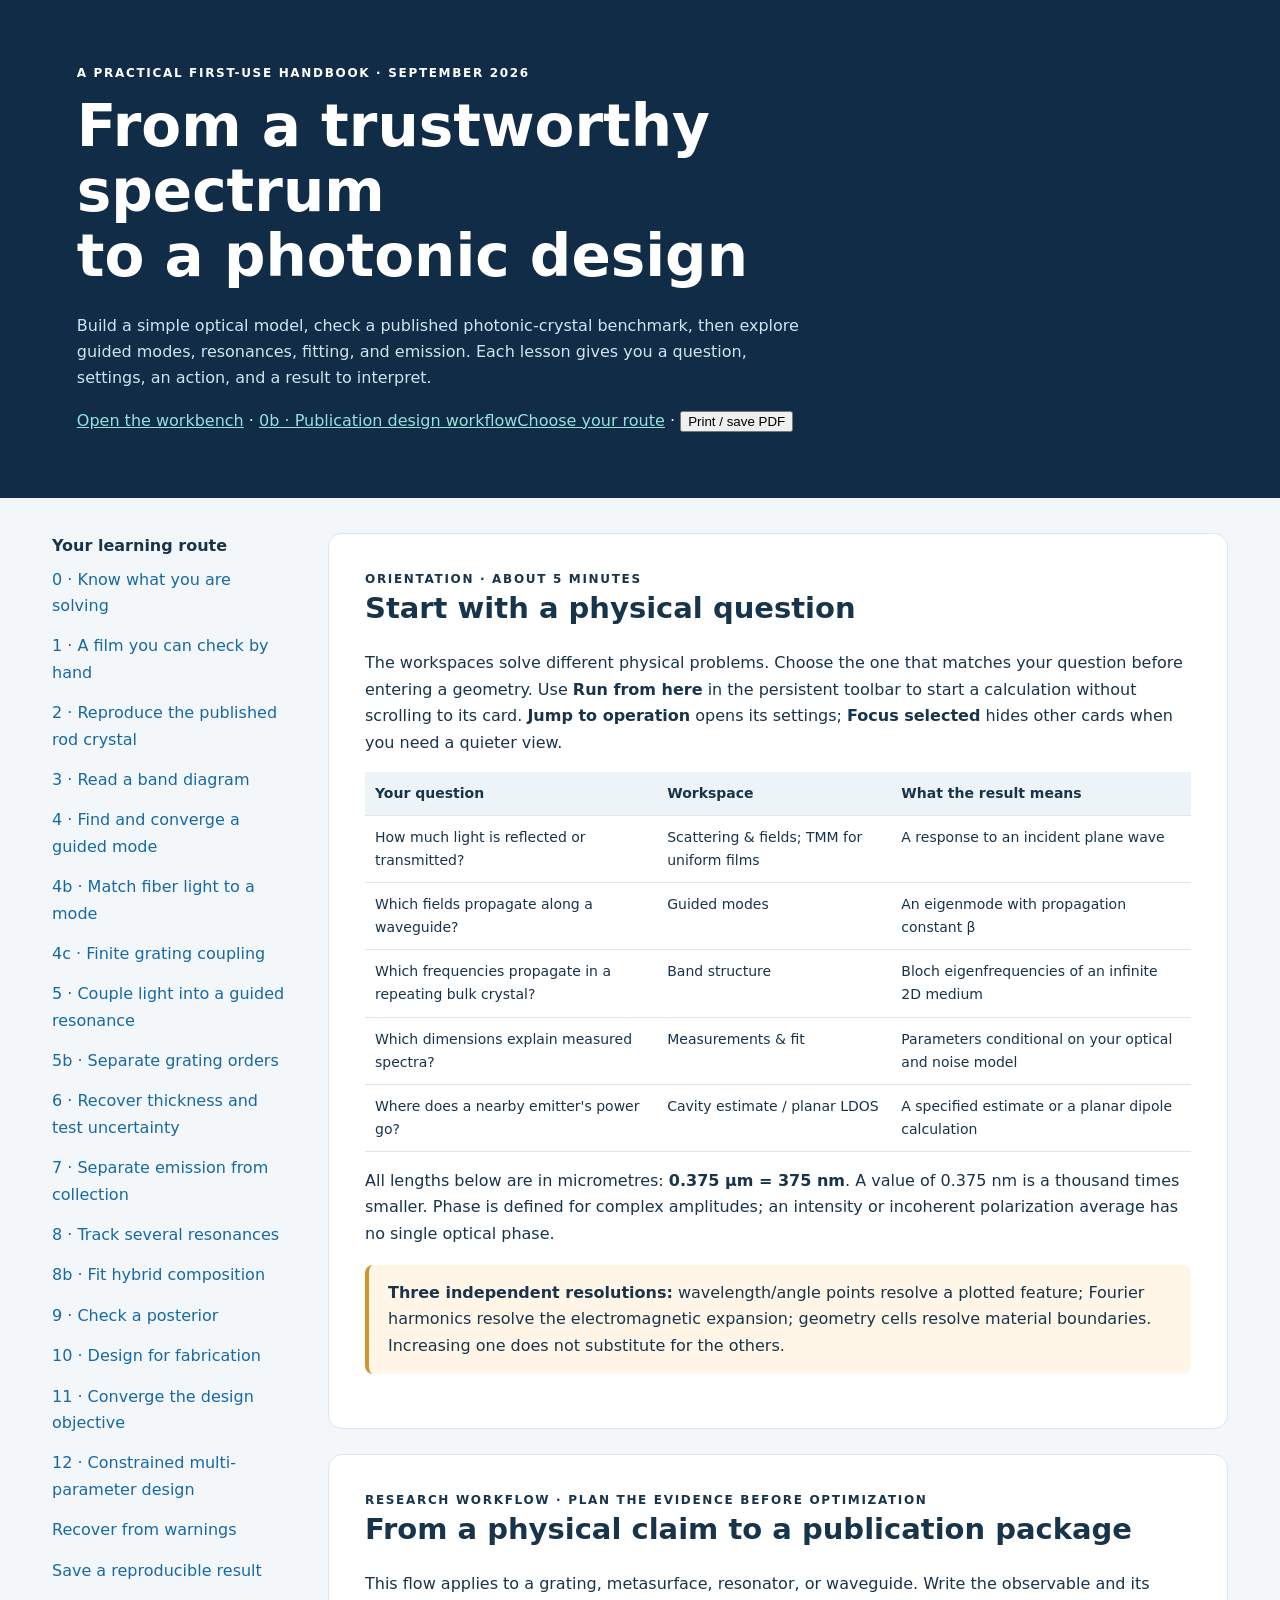
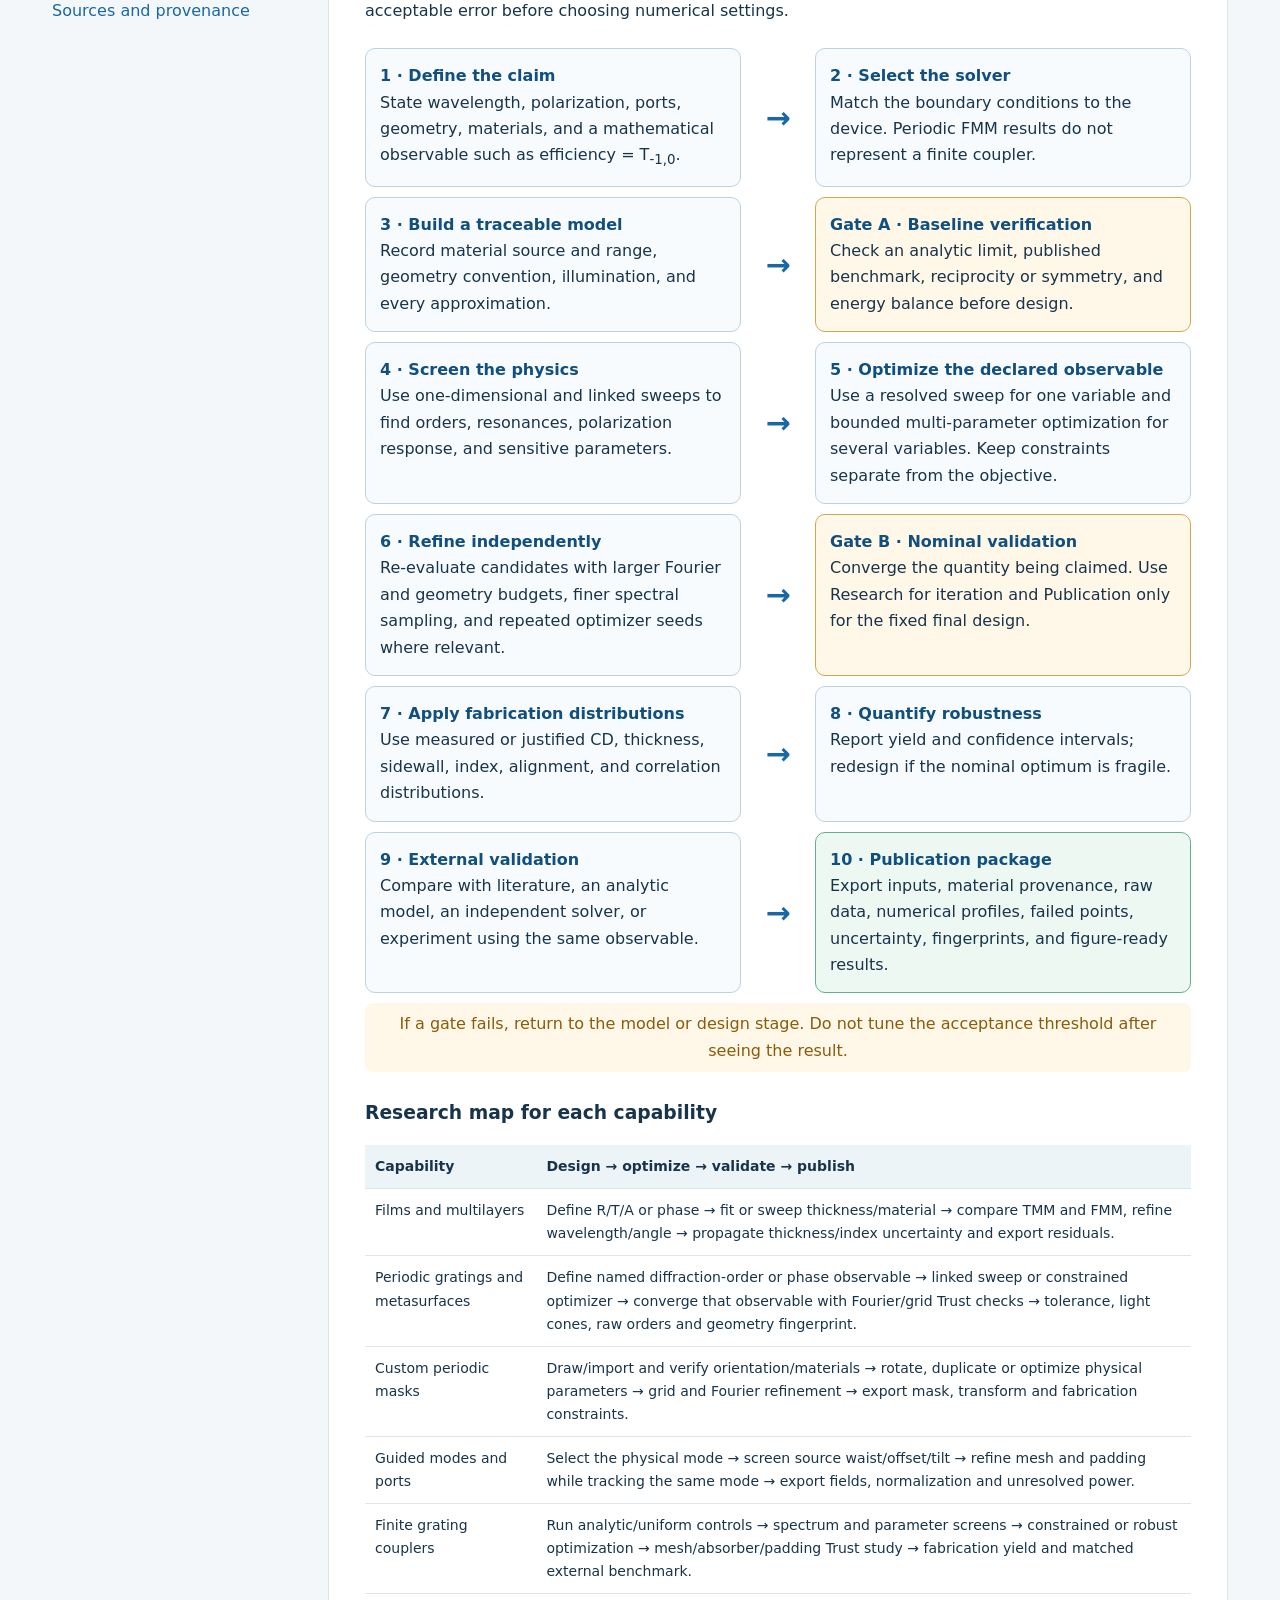
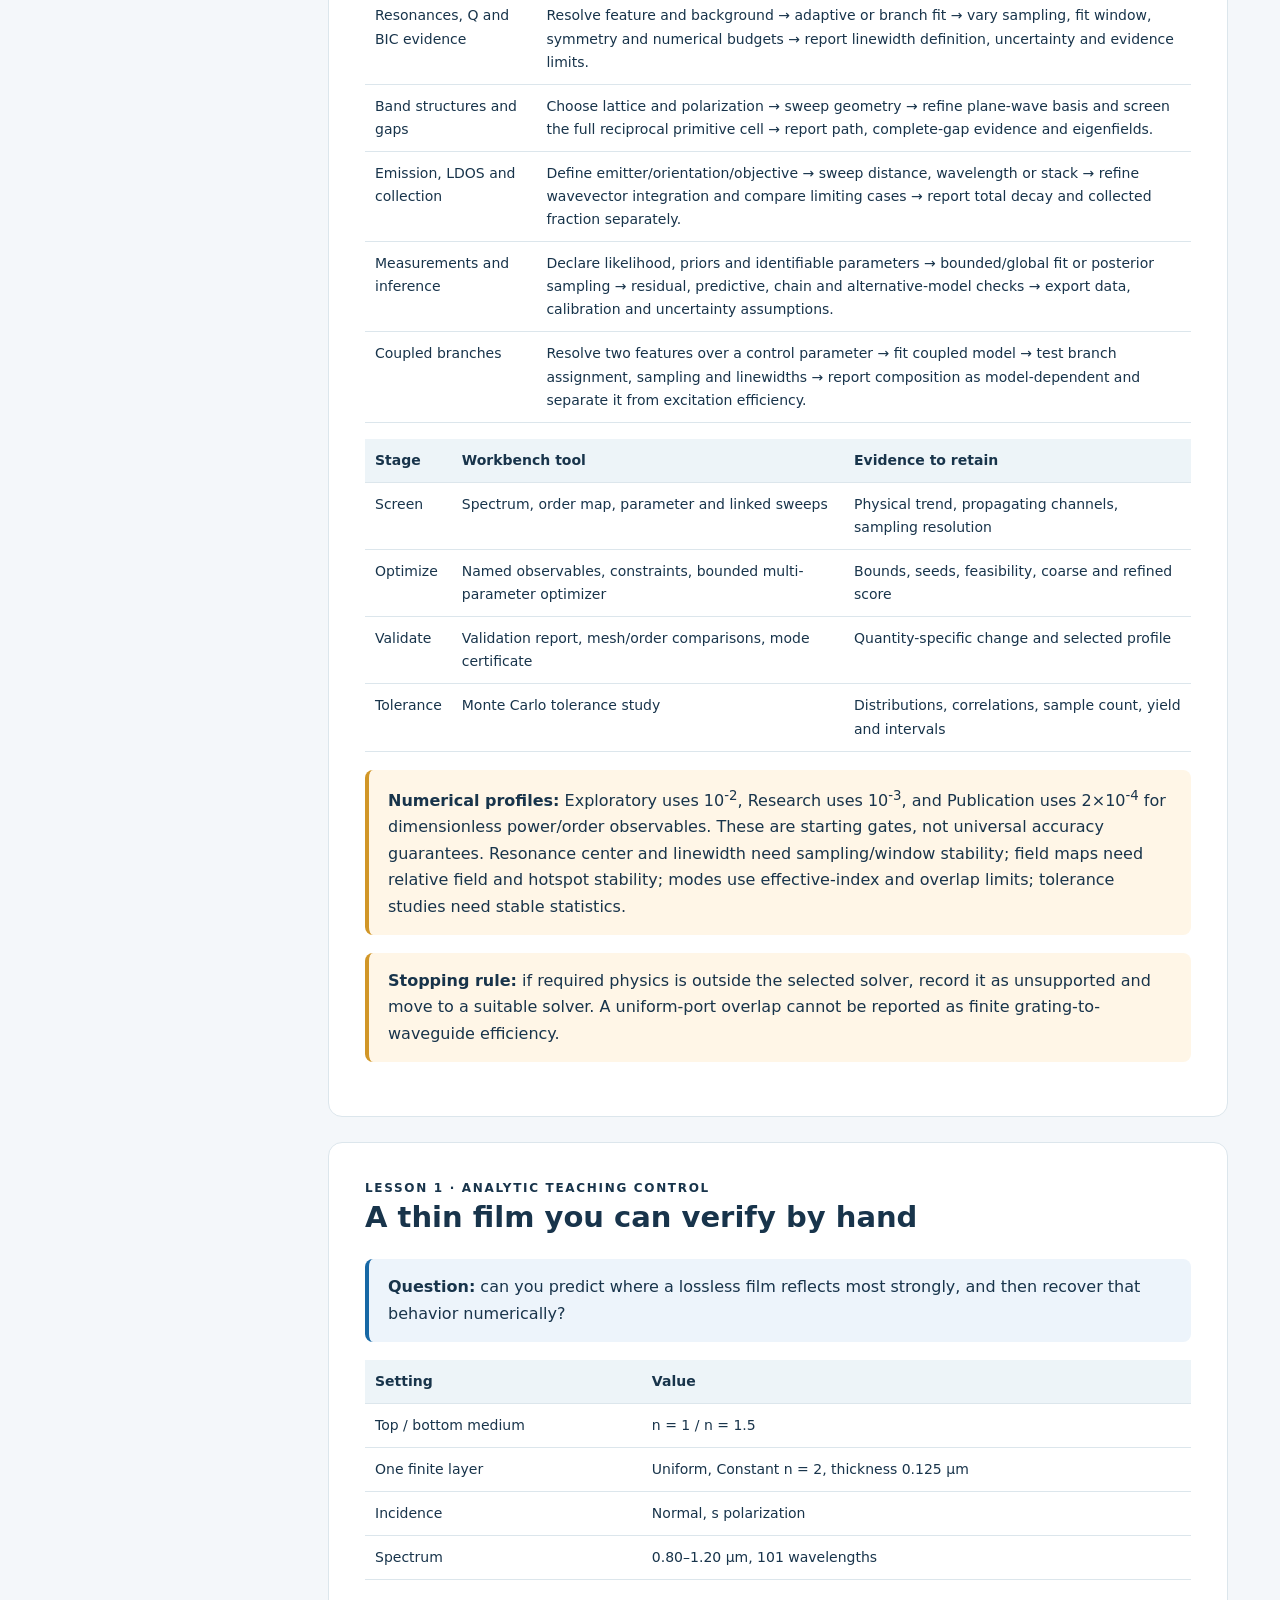
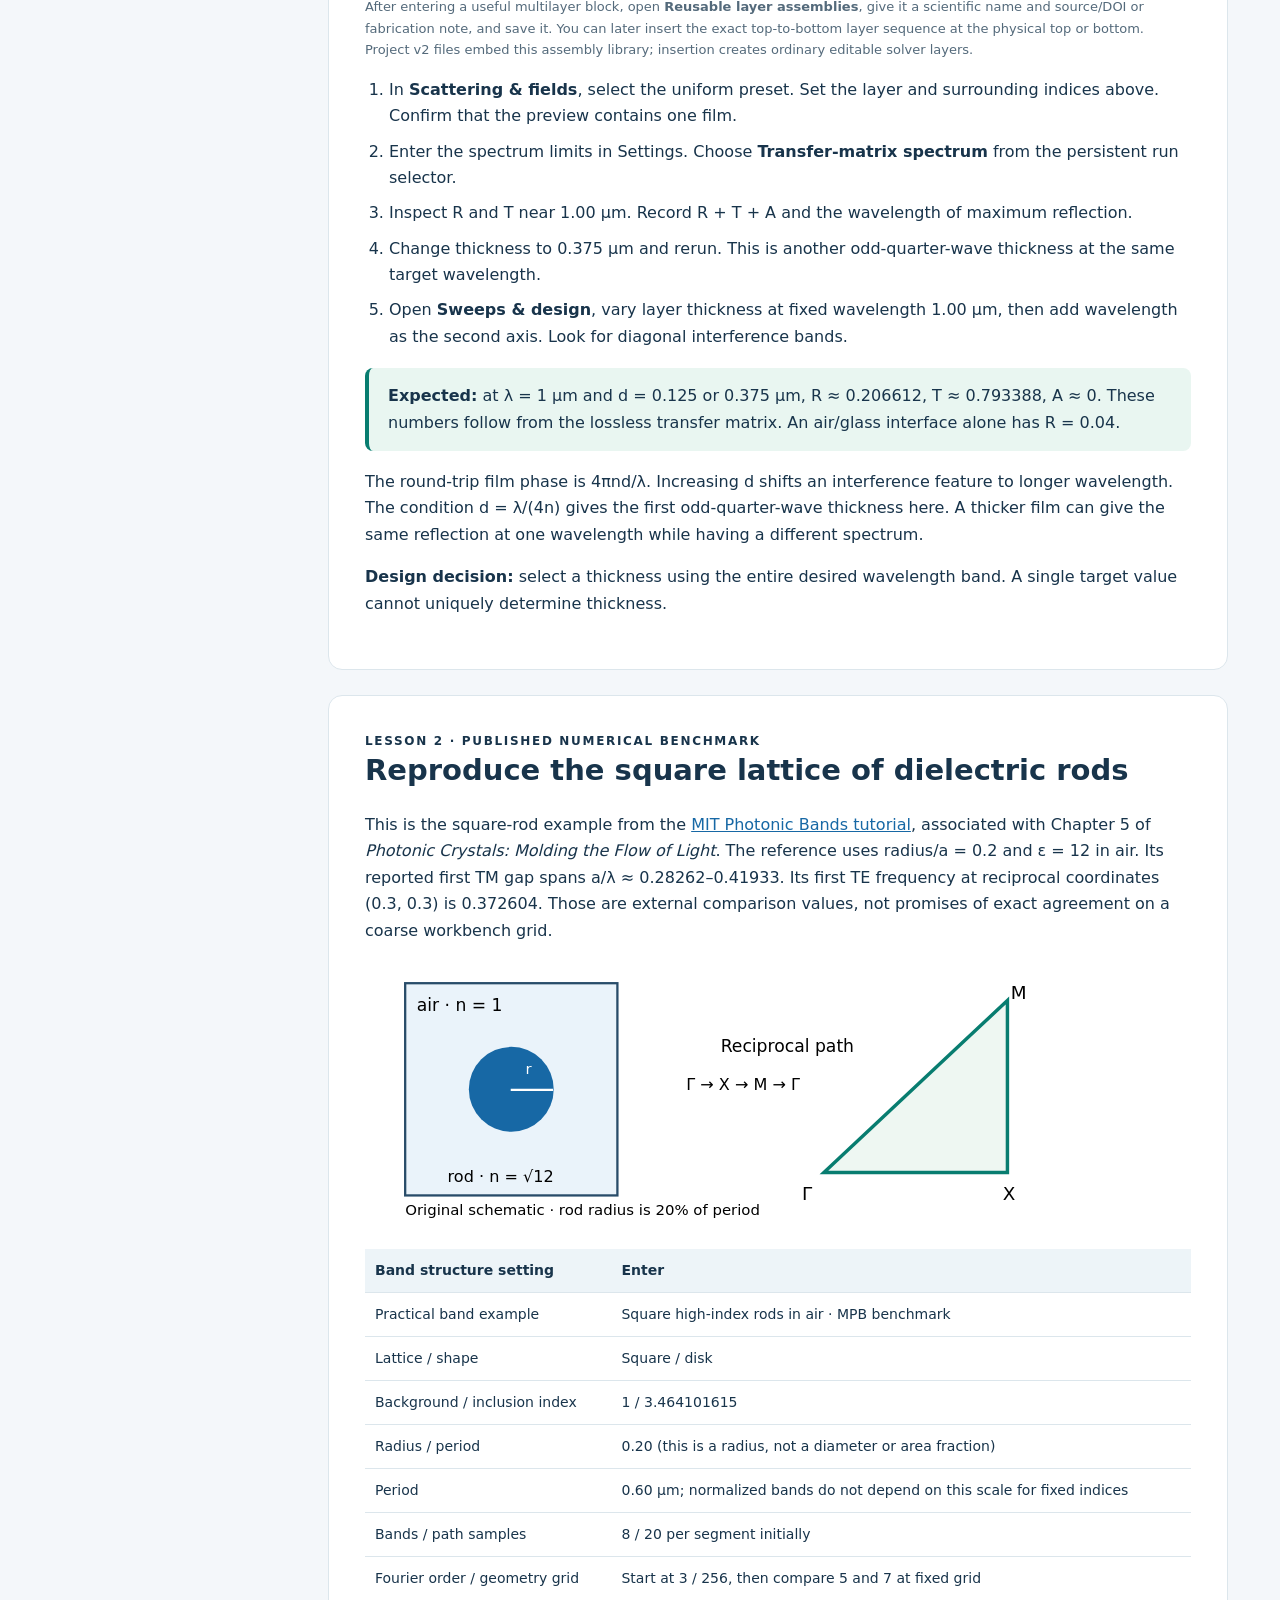
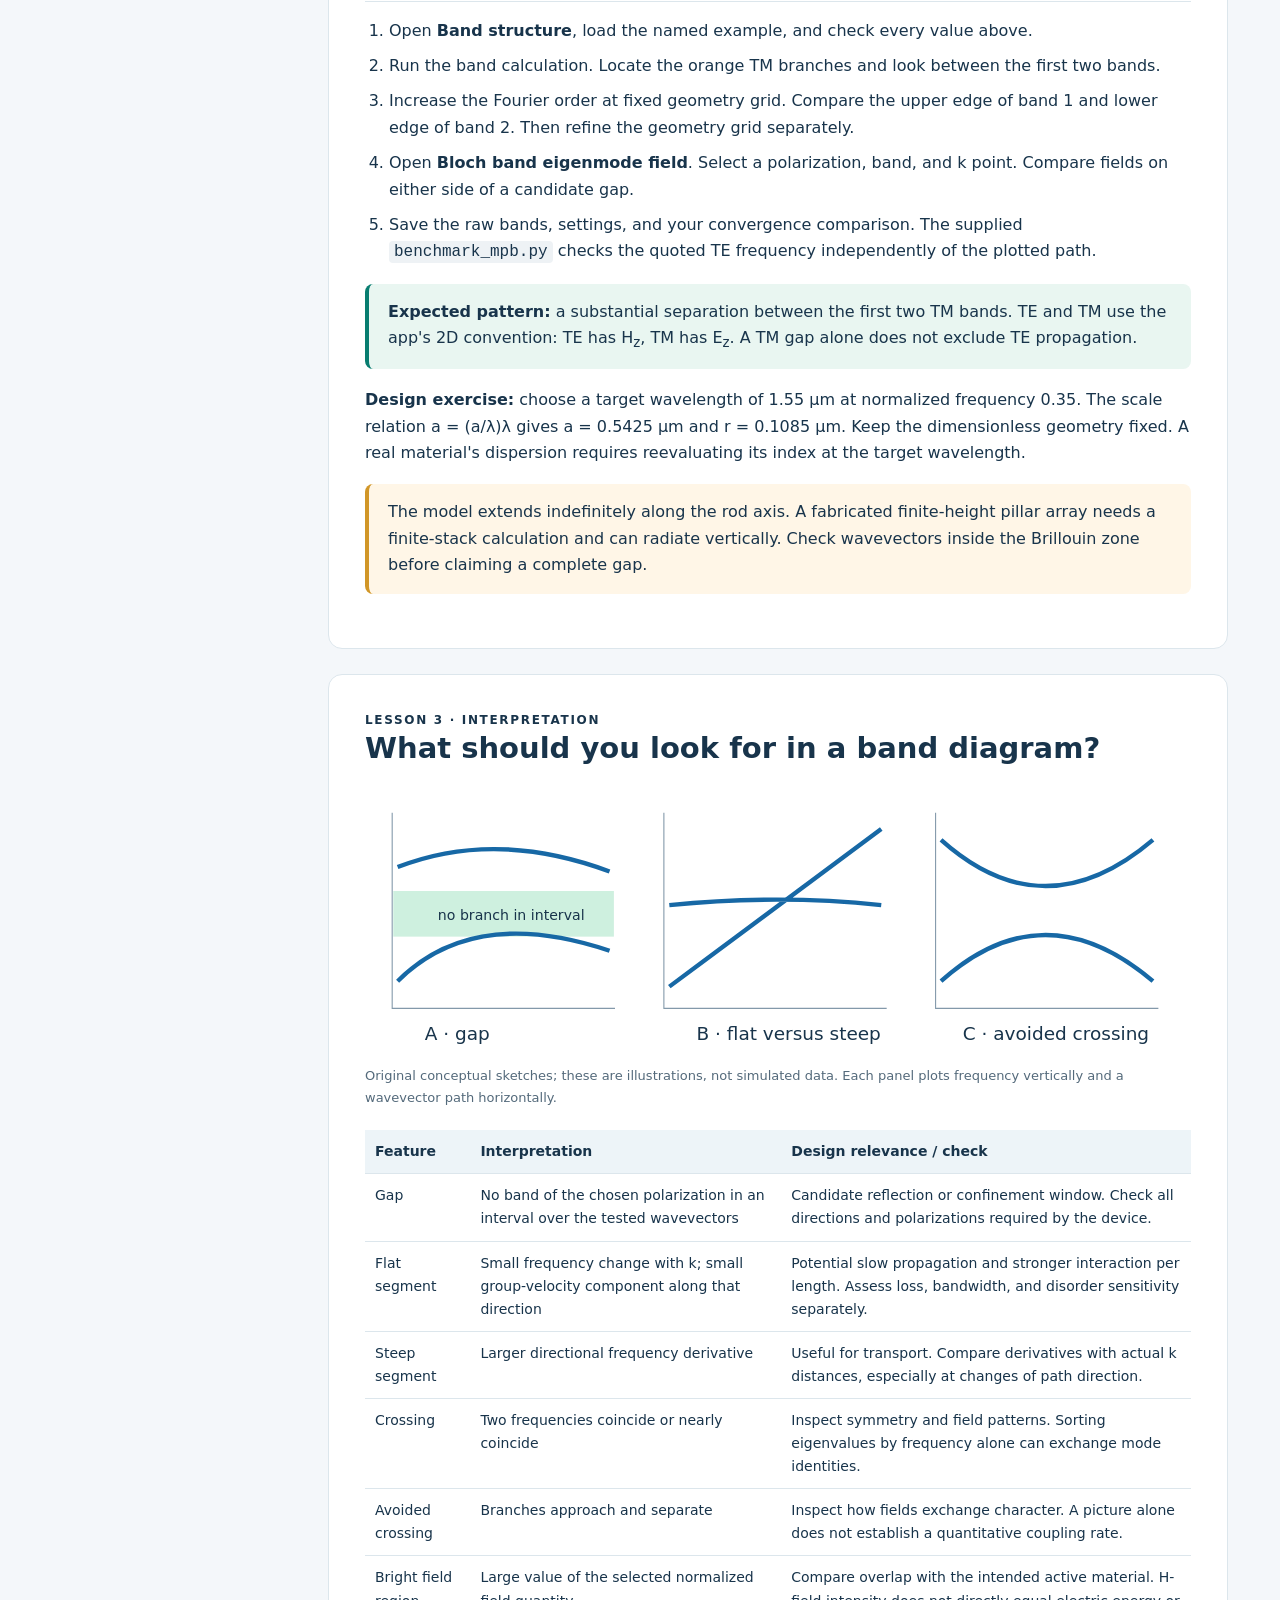
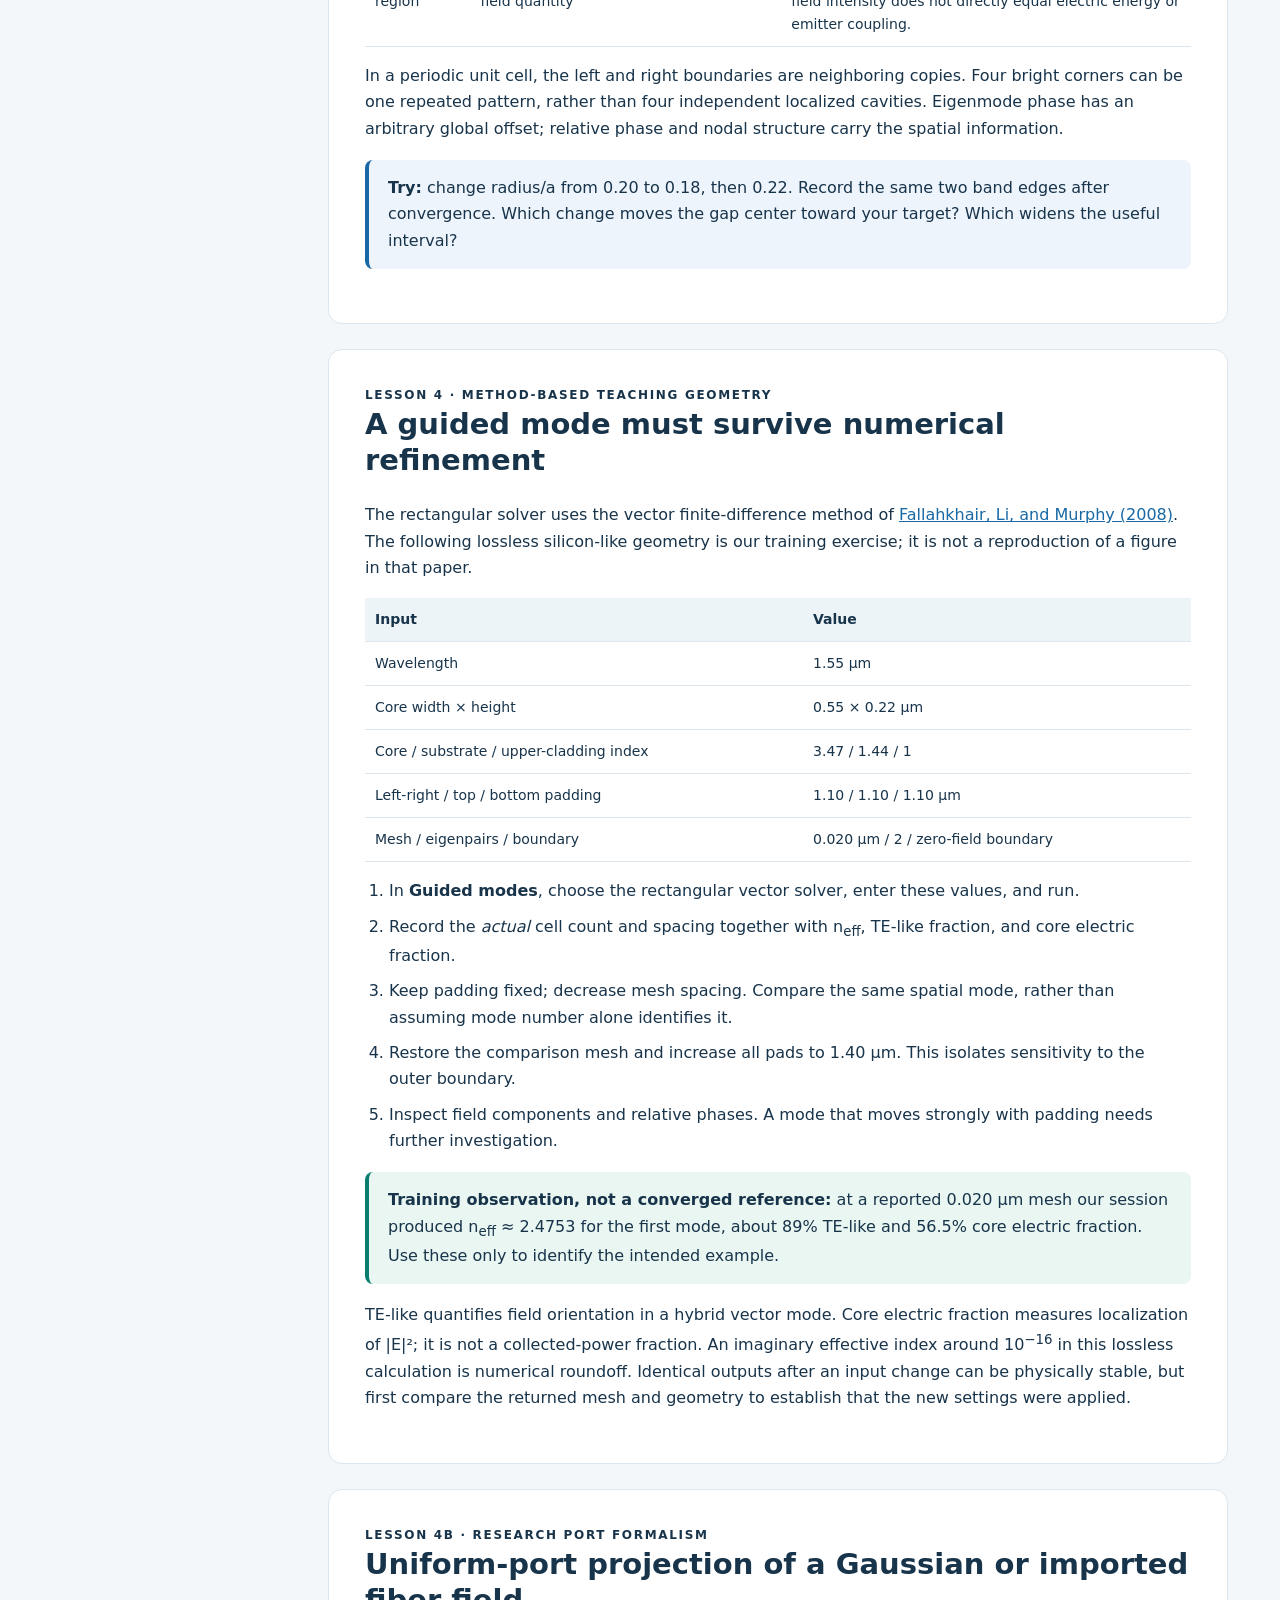
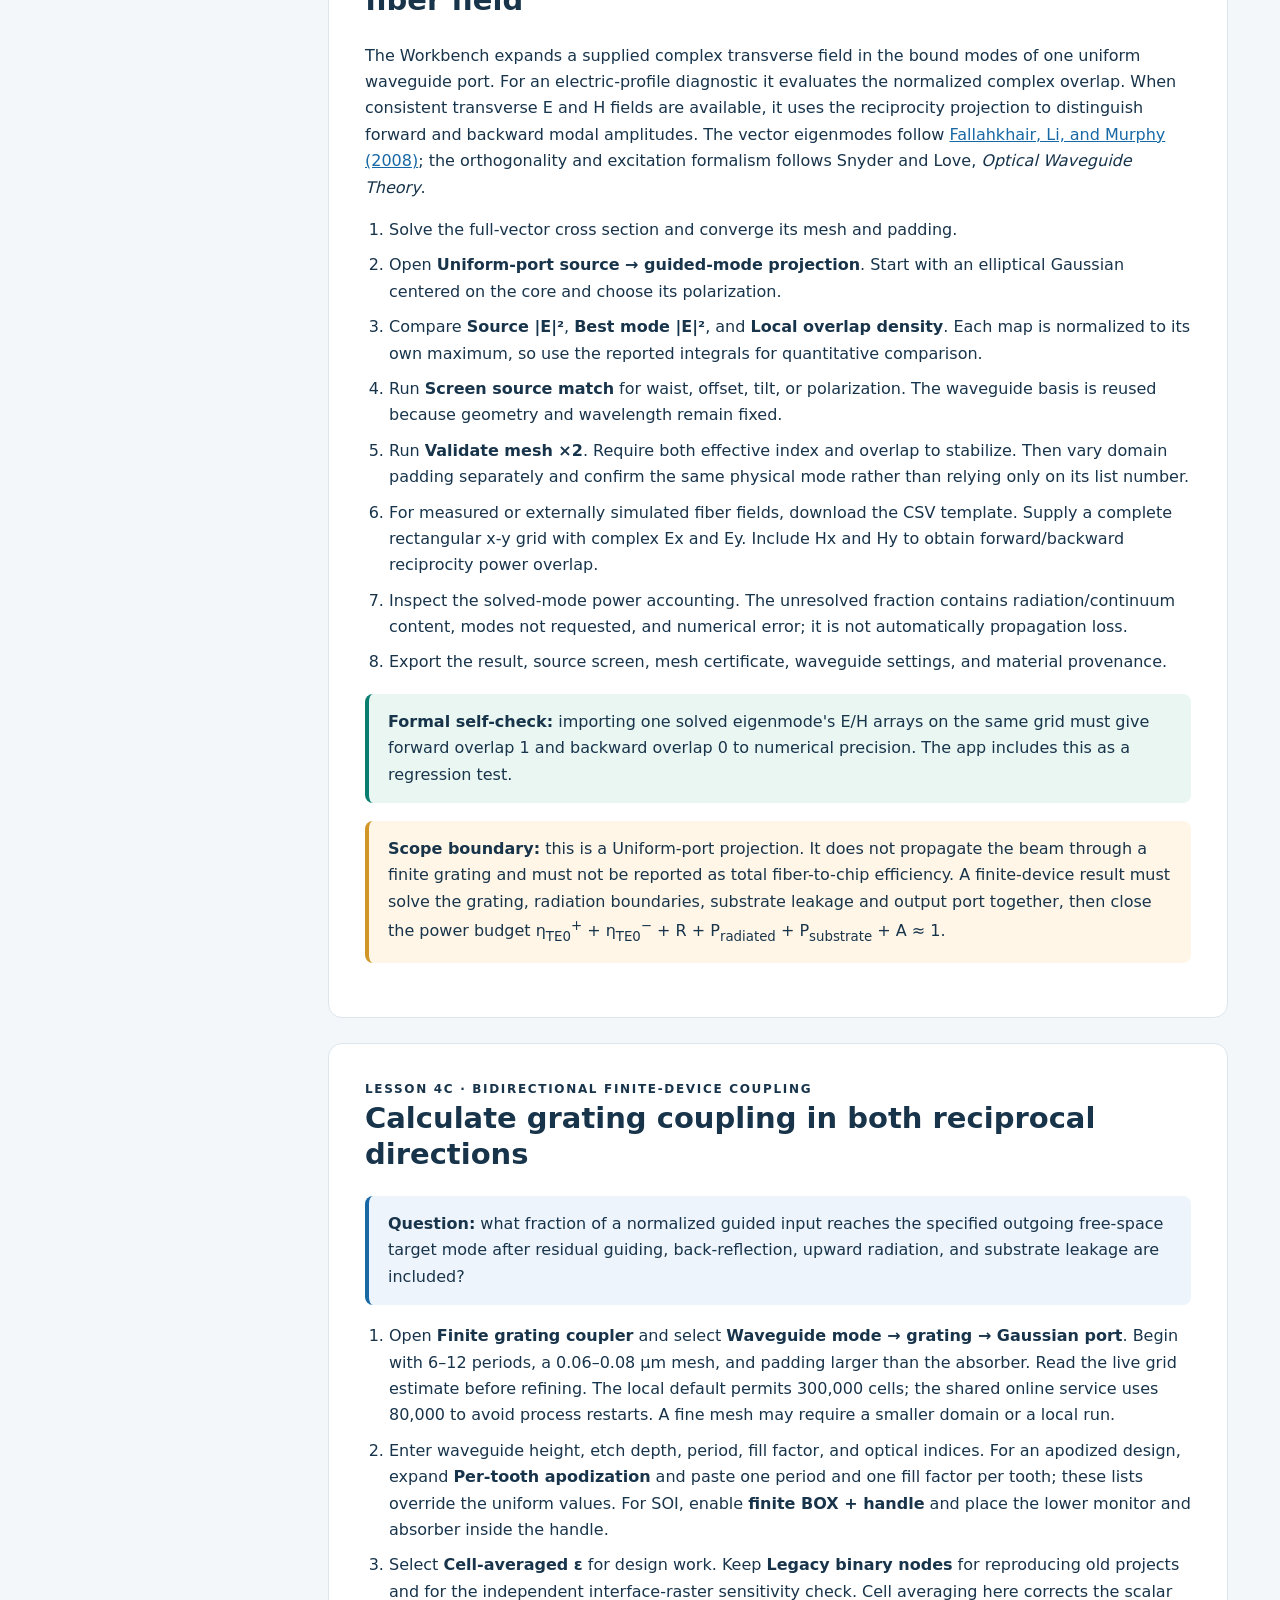
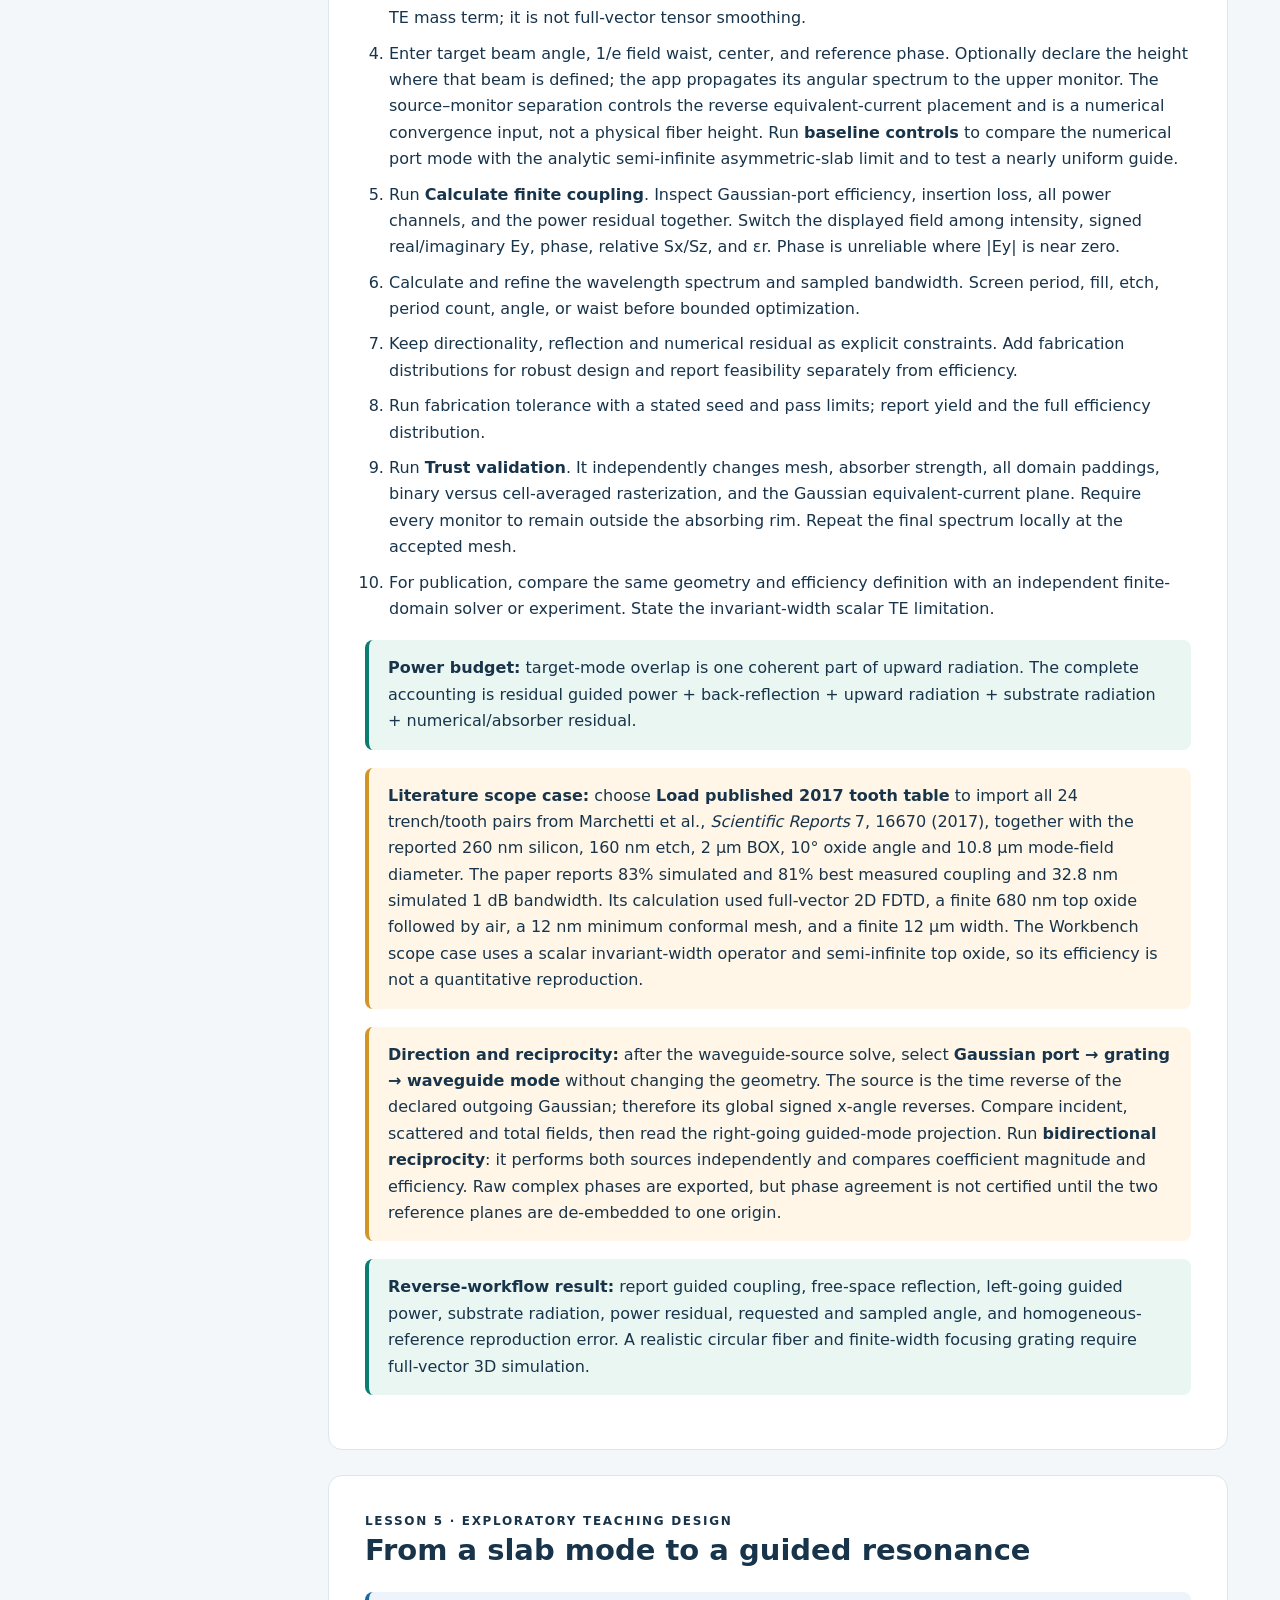
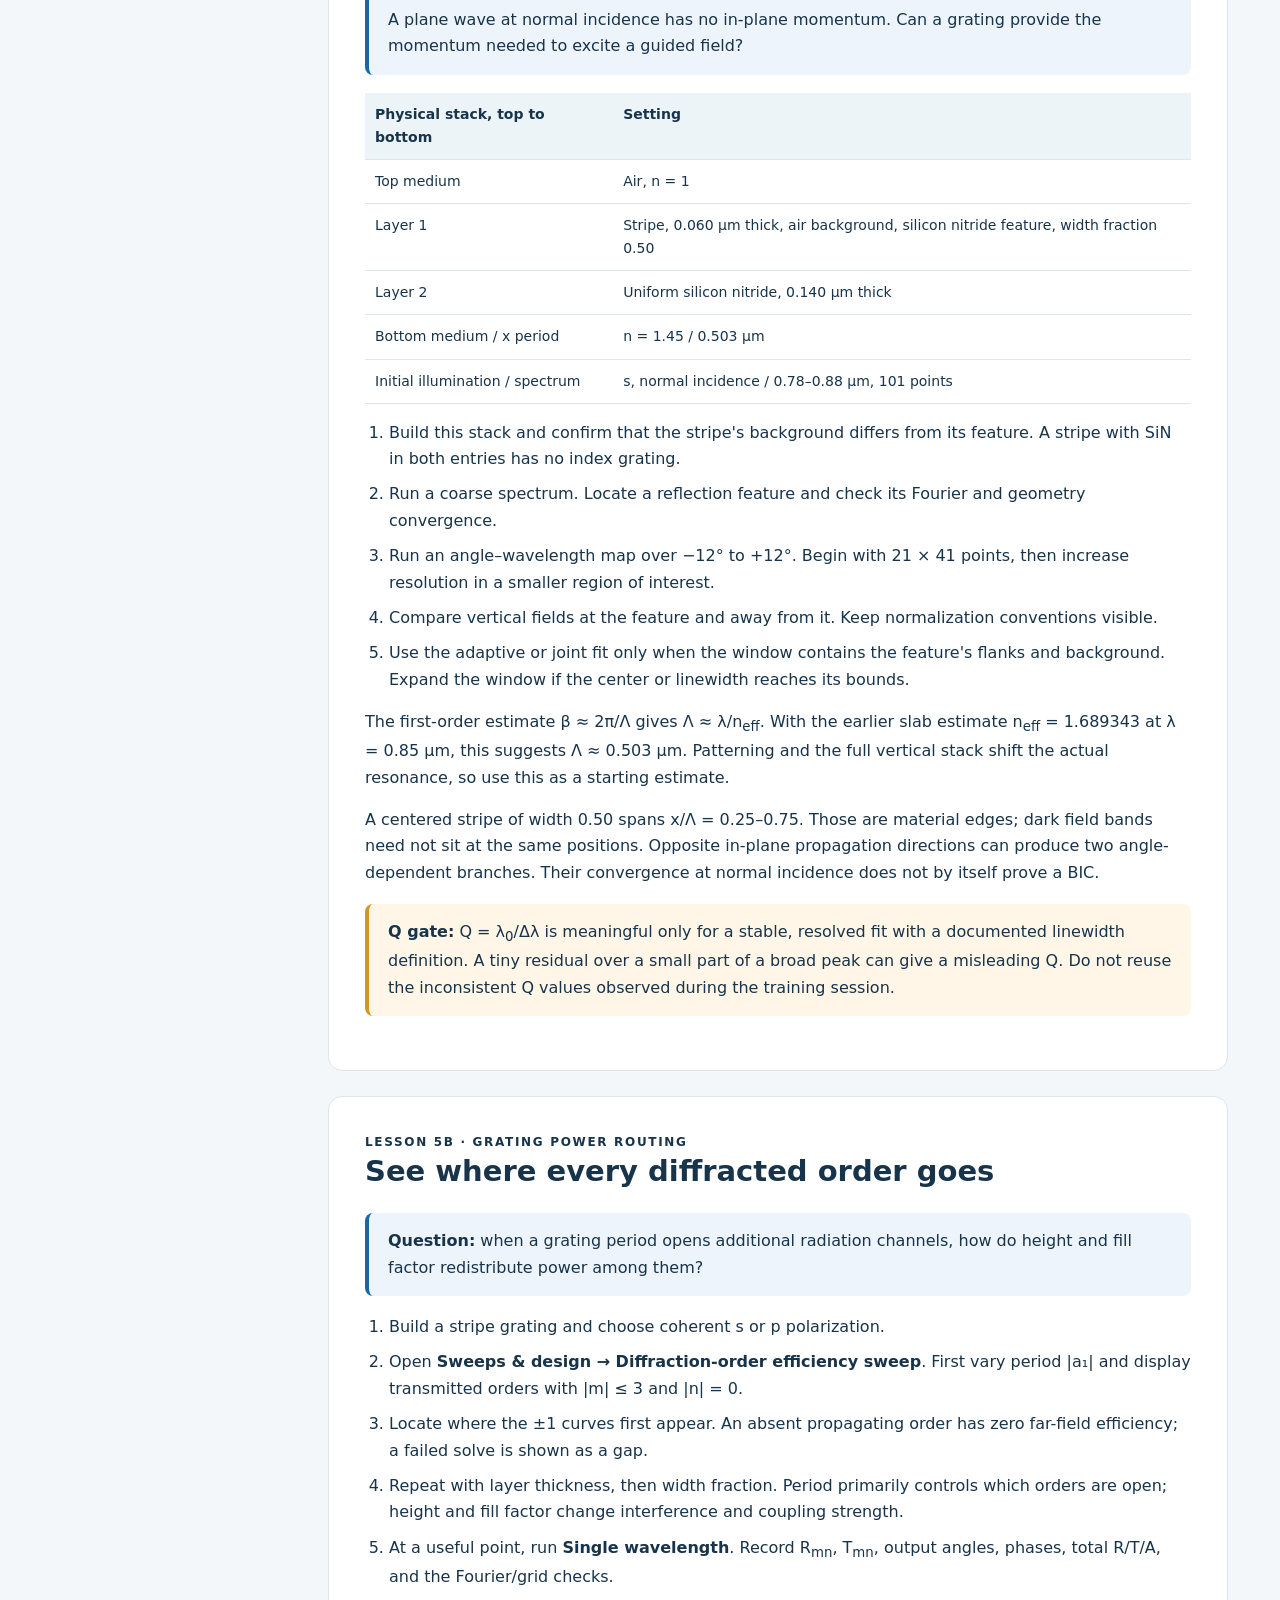
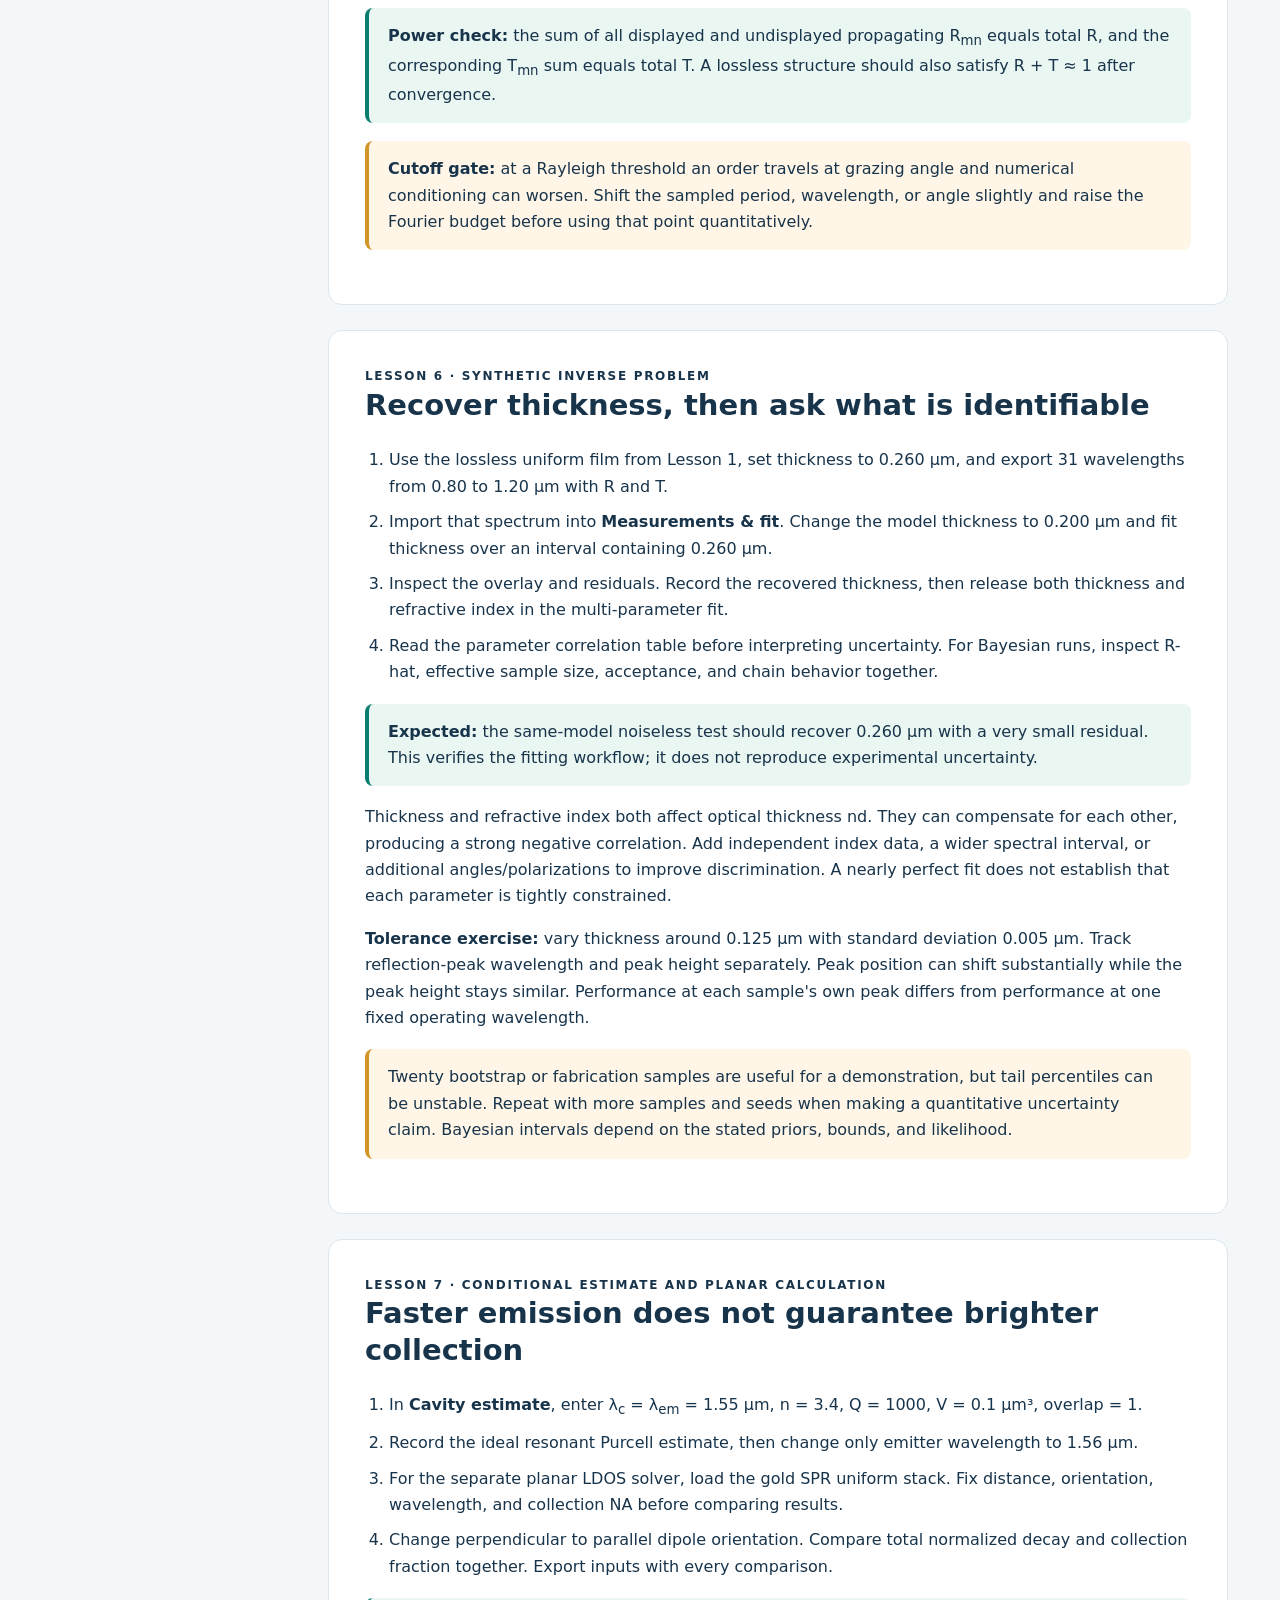
<file: FIRST_STEPS.html>
<!doctype html>
<html lang="en"><head><meta charset="utf-8"><meta name="viewport" content="width=device-width, initial-scale=1"><title>First steps · FMM Research Workbench</title>
<style>
:root{--ink:#18344b;--blue:#1768a5;--green:#087d70;--line:#dce6ec}*{box-sizing:border-box}body{margin:0;color:var(--ink);background:#f4f7fa;font:16px/1.65 system-ui,sans-serif}header{background:#102c46;color:white;padding:64px max(6vw,24px)}header p{max-width:740px;color:#d1e3ef}h1{font-size:clamp(32px,5vw,58px);line-height:1.12;max-width:800px;margin:10px 0 24px}h2{font-size:29px;line-height:1.25;margin-top:0}h3{margin:26px 0 8px}a{color:var(--blue)}header a{color:#94e2dc}.eyebrow{letter-spacing:.14em;text-transform:uppercase;font-size:12px;font-weight:700}.layout{display:grid;grid-template-columns:240px minmax(0,900px);gap:36px;max-width:1220px;margin:auto;padding:35px 22px}nav{position:sticky;top:20px;align-self:start}nav a{display:block;padding:7px 0;text-decoration:none}article section{background:white;border:1px solid var(--line);border-radius:14px;padding:36px;margin-bottom:25px;scroll-margin-top:20px}table{width:100%;border-collapse:collapse;margin:16px 0;font-size:14px}th,td{text-align:left;border-bottom:1px solid var(--line);padding:10px;vertical-align:top}th{background:#edf4f8}ol{padding-left:24px}li{margin:9px 0}.expect,.check,.question{padding:15px 19px;border-radius:8px;margin:18px 0}.expect{background:#e9f6f1;border-left:4px solid var(--green)}.check{background:#fff6e7;border-left:4px solid #d19627}.question{background:#edf4fb;border-left:4px solid var(--blue)}.small,figcaption{font-size:13px;color:#546a7b}figure{margin:22px 0}svg{width:100%;height:auto}code{background:#eef2f5;padding:2px 5px;border-radius:4px}.button{display:inline-block;background:var(--blue);color:white;padding:8px 14px;border-radius:7px;text-decoration:none}footer{padding:30px;text-align:center}.two{display:grid;grid-template-columns:1fr 1fr;gap:20px}@media(max-width:800px){.layout{display:block}nav{position:static;margin-bottom:24px}.two{display:block}article section{padding:22px}}@media print{body{background:white;font-size:11pt}header{background:white;color:var(--ink);padding:10px}header p{color:var(--ink)}nav,.no-print{display:none}.layout{display:block;padding:0}article section{break-before:page;border:0;padding:12px}h2,h3{break-after:avoid}table,figure,.expect,.check{break-inside:avoid}a{color:inherit}}
.research-flow{display:grid;grid-template-columns:minmax(0,1fr) 54px minmax(0,1fr);align-items:stretch;gap:10px;margin:24px 0}.flow-node{border:1px solid #bdd1e1;border-radius:10px;padding:14px;background:#f7fbfe}.flow-node strong{display:block;color:#114f7e}.flow-gate{border-color:#d4a74f;background:#fff8e9}.flow-output{border-color:#66ae91;background:#eef8f3}.flow-arrow{display:grid;place-items:center;color:#1768a5;font-size:30px;font-weight:800}.flow-loop{grid-column:1/-1;text-align:center;color:#8a5b08;background:#fff8e9;border-radius:8px;padding:8px}@media(max-width:800px){.research-flow{grid-template-columns:1fr}.flow-arrow{transform:rotate(90deg);min-height:30px}.flow-loop{grid-column:1}}
</style></head><body>
<header><div class="eyebrow">A practical first-use handbook · September 2026</div><h1>From a trustworthy spectrum<br>to a photonic design</h1><p>Build a simple optical model, check a published photonic-crystal benchmark, then explore guided modes, resonances, fitting, and emission. Each lesson gives you a question, settings, an action, and a result to interpret.</p><a href="/">Open the workbench</a> · <a href="#publication-flow">0b &middot; Publication design workflow</a><a href="#route">Choose your route</a> · <button class="no-print" onclick="window.print()">Print / save PDF</button></header>
<div class="layout"><nav aria-label="Handbook contents"><strong>Your learning route</strong><a href="#route">0 · Know what you are solving</a><a href="#film">1 · A film you can check by hand</a><a href="#bands">2 · Reproduce the published rod crystal</a><a href="#reading">3 · Read a band diagram</a><a href="#modes">4 · Find and converge a guided mode</a><a href="#port-coupling">4b · Match fiber light to a mode</a><a href="#finite-grating">4c &middot; Finite grating coupling</a><a href="#gmr">5 · Couple light into a guided resonance</a><a href="#diffraction">5b · Separate grating orders</a><a href="#fit">6 · Recover thickness and test uncertainty</a><a href="#emission">7 · Separate emission from collection</a><a href="#branches">8 · Track several resonances</a><a href="#branch-composition">8b · Fit hybrid composition</a><a href="#posterior">9 · Check a posterior</a><a href="#robust-design">10 · Design for fabrication</a><a href="#observable-validation">11 · Converge the design objective</a><a href="#constrained-design">12 · Constrained multi-parameter design</a><a href="#recovery">Recover from warnings</a><a href="#record">Save a reproducible result</a><a href="#sources">Sources and provenance</a></nav><article>
<section id="route"><div class="eyebrow">Orientation · about 5 minutes</div><h2>Start with a physical question</h2><p>The workspaces solve different physical problems. Choose the one that matches your question before entering a geometry. Use <b>Run from here</b> in the persistent toolbar to start a calculation without scrolling to its card. <b>Jump to operation</b> opens its settings; <b>Focus selected</b> hides other cards when you need a quieter view.</p>
<table><tr><th>Your question</th><th>Workspace</th><th>What the result means</th></tr><tr><td>How much light is reflected or transmitted?</td><td>Scattering &amp; fields; TMM for uniform films</td><td>A response to an incident plane wave</td></tr><tr><td>Which fields propagate along a waveguide?</td><td>Guided modes</td><td>An eigenmode with propagation constant β</td></tr><tr><td>Which frequencies propagate in a repeating bulk crystal?</td><td>Band structure</td><td>Bloch eigenfrequencies of an infinite 2D medium</td></tr><tr><td>Which dimensions explain measured spectra?</td><td>Measurements &amp; fit</td><td>Parameters conditional on your optical and noise model</td></tr><tr><td>Where does a nearby emitter's power go?</td><td>Cavity estimate / planar LDOS</td><td>A specified estimate or a planar dipole calculation</td></tr></table>
<p>All lengths below are in micrometres: <b>0.375 µm = 375 nm</b>. A value of 0.375 nm is a thousand times smaller. Phase is defined for complex amplitudes; an intensity or incoherent polarization average has no single optical phase.</p><div class="check"><b>Three independent resolutions:</b> wavelength/angle points resolve a plotted feature; Fourier harmonics resolve the electromagnetic expansion; geometry cells resolve material boundaries. Increasing one does not substitute for the others.</div></section>

<section id="publication-flow"><div class="eyebrow">Research workflow &middot; plan the evidence before optimization</div><h2>From a physical claim to a publication package</h2><p>This flow applies to a grating, metasurface, resonator, or waveguide. Write the observable and its acceptable error before choosing numerical settings.</p>
<div class="research-flow">
<div class="flow-node"><strong>1 &middot; Define the claim</strong>State wavelength, polarization, ports, geometry, materials, and a mathematical observable such as efficiency = T<sub>-1,0</sub>.</div><div class="flow-arrow">&rarr;</div><div class="flow-node"><strong>2 &middot; Select the solver</strong>Match the boundary conditions to the device. Periodic FMM results do not represent a finite coupler.</div>
<div class="flow-node"><strong>3 &middot; Build a traceable model</strong>Record material source and range, geometry convention, illumination, and every approximation.</div><div class="flow-arrow">&rarr;</div><div class="flow-node flow-gate"><strong>Gate A &middot; Baseline verification</strong>Check an analytic limit, published benchmark, reciprocity or symmetry, and energy balance before design.</div>
<div class="flow-node"><strong>4 &middot; Screen the physics</strong>Use one-dimensional and linked sweeps to find orders, resonances, polarization response, and sensitive parameters.</div><div class="flow-arrow">&rarr;</div><div class="flow-node"><strong>5 &middot; Optimize the declared observable</strong>Use a resolved sweep for one variable and bounded multi-parameter optimization for several variables. Keep constraints separate from the objective.</div>
<div class="flow-node"><strong>6 &middot; Refine independently</strong>Re-evaluate candidates with larger Fourier and geometry budgets, finer spectral sampling, and repeated optimizer seeds where relevant.</div><div class="flow-arrow">&rarr;</div><div class="flow-node flow-gate"><strong>Gate B &middot; Nominal validation</strong>Converge the quantity being claimed. Use Research for iteration and Publication only for the fixed final design.</div>
<div class="flow-node"><strong>7 &middot; Apply fabrication distributions</strong>Use measured or justified CD, thickness, sidewall, index, alignment, and correlation distributions.</div><div class="flow-arrow">&rarr;</div><div class="flow-node"><strong>8 &middot; Quantify robustness</strong>Report yield and confidence intervals; redesign if the nominal optimum is fragile.</div>
<div class="flow-node"><strong>9 &middot; External validation</strong>Compare with literature, an analytic model, an independent solver, or experiment using the same observable.</div><div class="flow-arrow">&rarr;</div><div class="flow-node flow-output"><strong>10 &middot; Publication package</strong>Export inputs, material provenance, raw data, numerical profiles, failed points, uncertainty, fingerprints, and figure-ready results.</div>
<div class="flow-loop">If a gate fails, return to the model or design stage. Do not tune the acceptance threshold after seeing the result.</div></div>
<h3 id="capability-maps">Research map for each capability</h3><table><tr><th>Capability</th><th>Design → optimize → validate → publish</th></tr><tr><td>Films and multilayers</td><td>Define R/T/A or phase → fit or sweep thickness/material → compare TMM and FMM, refine wavelength/angle → propagate thickness/index uncertainty and export residuals.</td></tr><tr><td>Periodic gratings and metasurfaces</td><td>Define named diffraction-order or phase observable → linked sweep or constrained optimizer → converge that observable with Fourier/grid Trust checks → tolerance, light cones, raw orders and geometry fingerprint.</td></tr><tr><td>Custom periodic masks</td><td>Draw/import and verify orientation/materials → rotate, duplicate or optimize physical parameters → grid and Fourier refinement → export mask, transform and fabrication constraints.</td></tr><tr><td>Guided modes and ports</td><td>Select the physical mode → screen source waist/offset/tilt → refine mesh and padding while tracking the same mode → export fields, normalization and unresolved power.</td></tr><tr><td>Finite grating couplers</td><td>Run analytic/uniform controls → spectrum and parameter screens → constrained or robust optimization → mesh/absorber/padding Trust study → fabrication yield and matched external benchmark.</td></tr><tr><td>Resonances, Q and BIC evidence</td><td>Resolve feature and background → adaptive or branch fit → vary sampling, fit window, symmetry and numerical budgets → report linewidth definition, uncertainty and evidence limits.</td></tr><tr><td>Band structures and gaps</td><td>Choose lattice and polarization → sweep geometry → refine plane-wave basis and screen the full reciprocal primitive cell → report path, complete-gap evidence and eigenfields.</td></tr><tr><td>Emission, LDOS and collection</td><td>Define emitter/orientation/objective → sweep distance, wavelength or stack → refine wavevector integration and compare limiting cases → report total decay and collected fraction separately.</td></tr><tr><td>Measurements and inference</td><td>Declare likelihood, priors and identifiable parameters → bounded/global fit or posterior sampling → residual, predictive, chain and alternative-model checks → export data, calibration and uncertainty assumptions.</td></tr><tr><td>Coupled branches</td><td>Resolve two features over a control parameter → fit coupled model → test branch assignment, sampling and linewidths → report composition as model-dependent and separate it from excitation efficiency.</td></tr></table>
<table><tr><th>Stage</th><th>Workbench tool</th><th>Evidence to retain</th></tr><tr><td>Screen</td><td>Spectrum, order map, parameter and linked sweeps</td><td>Physical trend, propagating channels, sampling resolution</td></tr><tr><td>Optimize</td><td>Named observables, constraints, bounded multi-parameter optimizer</td><td>Bounds, seeds, feasibility, coarse and refined score</td></tr><tr><td>Validate</td><td>Validation report, mesh/order comparisons, mode certificate</td><td>Quantity-specific change and selected profile</td></tr><tr><td>Tolerance</td><td>Monte Carlo tolerance study</td><td>Distributions, correlations, sample count, yield and intervals</td></tr></table>
<div class="check"><b>Numerical profiles:</b> Exploratory uses 10<sup>-2</sup>, Research uses 10<sup>-3</sup>, and Publication uses 2&times;10<sup>-4</sup> for dimensionless power/order observables. These are starting gates, not universal accuracy guarantees. Resonance center and linewidth need sampling/window stability; field maps need relative field and hotspot stability; modes use effective-index and overlap limits; tolerance studies need stable statistics.</div>
<div class="check"><b>Stopping rule:</b> if required physics is outside the selected solver, record it as unsupported and move to a suitable solver. A uniform-port overlap cannot be reported as finite grating-to-waveguide efficiency.</div></section>

<section id="film"><div class="eyebrow">Lesson 1 · analytic teaching control</div><h2>A thin film you can verify by hand</h2><p class="question"><b>Question:</b> can you predict where a lossless film reflects most strongly, and then recover that behavior numerically?</p><table><tr><th>Setting</th><th>Value</th></tr><tr><td>Top / bottom medium</td><td>n = 1 / n = 1.5</td></tr><tr><td>One finite layer</td><td>Uniform, Constant n = 2, thickness 0.125 µm</td></tr><tr><td>Incidence</td><td>Normal, s polarization</td></tr><tr><td>Spectrum</td><td>0.80–1.20 µm, 101 wavelengths</td></tr></table><p class="small">After entering a useful multilayer block, open <b>Reusable layer assemblies</b>, give it a scientific name and source/DOI or fabrication note, and save it. You can later insert the exact top-to-bottom layer sequence at the physical top or bottom. Project v2 files embed this assembly library; insertion creates ordinary editable solver layers.</p>
<ol><li>In <b>Scattering &amp; fields</b>, select the uniform preset. Set the layer and surrounding indices above. Confirm that the preview contains one film.</li><li>Enter the spectrum limits in Settings. Choose <b>Transfer-matrix spectrum</b> from the persistent run selector.</li><li>Inspect R and T near 1.00 µm. Record R + T + A and the wavelength of maximum reflection.</li><li>Change thickness to 0.375 µm and rerun. This is another odd-quarter-wave thickness at the same target wavelength.</li><li>Open <b>Sweeps &amp; design</b>, vary layer thickness at fixed wavelength 1.00 µm, then add wavelength as the second axis. Look for diagonal interference bands.</li></ol>
<div class="expect"><b>Expected:</b> at λ = 1 µm and d = 0.125 or 0.375 µm, R ≈ 0.206612, T ≈ 0.793388, A ≈ 0. These numbers follow from the lossless transfer matrix. An air/glass interface alone has R = 0.04.</div>
<p>The round-trip film phase is 4πnd/λ. Increasing d shifts an interference feature to longer wavelength. The condition d = λ/(4n) gives the first odd-quarter-wave thickness here. A thicker film can give the same reflection at one wavelength while having a different spectrum.</p><p><b>Design decision:</b> select a thickness using the entire desired wavelength band. A single target value cannot uniquely determine thickness.</p></section>

<section id="bands"><div class="eyebrow">Lesson 2 · published numerical benchmark</div><h2>Reproduce the square lattice of dielectric rods</h2><p>This is the square-rod example from the <a href="https://mpb.readthedocs.io/en/stable/Python_Tutorial/">MIT Photonic Bands tutorial</a>, associated with Chapter 5 of <i>Photonic Crystals: Molding the Flow of Light</i>. The reference uses radius/a = 0.2 and ε = 12 in air. Its reported first TM gap spans a/λ ≈ 0.28262–0.41933. Its first TE frequency at reciprocal coordinates (0.3, 0.3) is 0.372604. Those are external comparison values, not promises of exact agreement on a coarse workbench grid.</p>
<figure><svg viewBox="0 0 720 220" role="img" aria-label="Square unit cell with rod radius 0.2a and reciprocal path Gamma X M Gamma"><rect x="35" y="15" width="185" height="185" fill="#eaf3fa" stroke="#284c69" stroke-width="2"/><circle cx="127.5" cy="107.5" r="37" fill="#1768a5"/><path d="M127 108h37" stroke="white" stroke-width="2"/><text x="140" y="94" fill="white" font-size="13">r</text><text x="45" y="39" font-size="15">air · n = 1</text><text x="72" y="188" font-size="14">rod · n = √12</text><path d="M400 180H560V30Z" fill="#eef7f2" stroke="#087d70" stroke-width="3"/><text x="381" y="204">Γ</text><text x="556" y="204">X</text><text x="563" y="29">M</text><text x="310" y="75" font-size="15">Reciprocal path</text><text x="280" y="108" font-size="14">Γ → X → M → Γ</text><text x="35" y="217" font-size="13">Original schematic · rod radius is 20% of period</text></svg></figure>
<table><tr><th>Band structure setting</th><th>Enter</th></tr><tr><td>Practical band example</td><td>Square high-index rods in air · MPB benchmark</td></tr><tr><td>Lattice / shape</td><td>Square / disk</td></tr><tr><td>Background / inclusion index</td><td>1 / 3.464101615</td></tr><tr><td>Radius / period</td><td>0.20 (this is a radius, not a diameter or area fraction)</td></tr><tr><td>Period</td><td>0.60 µm; normalized bands do not depend on this scale for fixed indices</td></tr><tr><td>Bands / path samples</td><td>8 / 20 per segment initially</td></tr><tr><td>Fourier order / geometry grid</td><td>Start at 3 / 256, then compare 5 and 7 at fixed grid</td></tr></table>
<ol><li>Open <b>Band structure</b>, load the named example, and check every value above.</li><li>Run the band calculation. Locate the orange TM branches and look between the first two bands.</li><li>Increase the Fourier order at fixed geometry grid. Compare the upper edge of band 1 and lower edge of band 2. Then refine the geometry grid separately.</li><li>Open <b>Bloch band eigenmode field</b>. Select a polarization, band, and k point. Compare fields on either side of a candidate gap.</li><li>Save the raw bands, settings, and your convergence comparison. The supplied <code>benchmark_mpb.py</code> checks the quoted TE frequency independently of the plotted path.</li></ol>
<div class="expect"><b>Expected pattern:</b> a substantial separation between the first two TM bands. TE and TM use the app's 2D convention: TE has H<sub>z</sub>, TM has E<sub>z</sub>. A TM gap alone does not exclude TE propagation.</div>
<p><b>Design exercise:</b> choose a target wavelength of 1.55 µm at normalized frequency 0.35. The scale relation a = (a/λ)λ gives a = 0.5425 µm and r = 0.1085 µm. Keep the dimensionless geometry fixed. A real material's dispersion requires reevaluating its index at the target wavelength.</p><div class="check">The model extends indefinitely along the rod axis. A fabricated finite-height pillar array needs a finite-stack calculation and can radiate vertically. Check wavevectors inside the Brillouin zone before claiming a complete gap.</div></section>

<section id="reading"><div class="eyebrow">Lesson 3 · interpretation</div><h2>What should you look for in a band diagram?</h2><figure><svg viewBox="0 0 760 245" role="img" aria-label="Conceptual band gap, flat band and avoided crossing"><g fill="none" stroke="#8399aa"><path d="M25 20v180h205M275 20v180h205M525 20v180h205"/></g><rect x="26" y="92" width="203" height="42" fill="#cef0df"/><g fill="none" stroke="#1768a5" stroke-width="4"><path d="M30 175Q100 105 225 147M30 70Q120 35 225 74M280 105Q380 95 475 105M280 180L475 35M530 175Q625 90 725 175M530 45Q625 130 725 45"/></g><g font-size="17" fill="#18344b"><text x="55" y="229">A · gap</text><text x="305" y="229">B · flat versus steep</text><text x="550" y="229">C · avoided crossing</text><text x="67" y="119" font-size="13">no branch in interval</text></g></svg><figcaption>Original conceptual sketches; these are illustrations, not simulated data. Each panel plots frequency vertically and a wavevector path horizontally.</figcaption></figure>
<table><tr><th>Feature</th><th>Interpretation</th><th>Design relevance / check</th></tr><tr><td>Gap</td><td>No band of the chosen polarization in an interval over the tested wavevectors</td><td>Candidate reflection or confinement window. Check all directions and polarizations required by the device.</td></tr><tr><td>Flat segment</td><td>Small frequency change with k; small group-velocity component along that direction</td><td>Potential slow propagation and stronger interaction per length. Assess loss, bandwidth, and disorder sensitivity separately.</td></tr><tr><td>Steep segment</td><td>Larger directional frequency derivative</td><td>Useful for transport. Compare derivatives with actual k distances, especially at changes of path direction.</td></tr><tr><td>Crossing</td><td>Two frequencies coincide or nearly coincide</td><td>Inspect symmetry and field patterns. Sorting eigenvalues by frequency alone can exchange mode identities.</td></tr><tr><td>Avoided crossing</td><td>Branches approach and separate</td><td>Inspect how fields exchange character. A picture alone does not establish a quantitative coupling rate.</td></tr><tr><td>Bright field region</td><td>Large value of the selected normalized field quantity</td><td>Compare overlap with the intended active material. H-field intensity does not directly equal electric energy or emitter coupling.</td></tr></table>
<p>In a periodic unit cell, the left and right boundaries are neighboring copies. Four bright corners can be one repeated pattern, rather than four independent localized cavities. Eigenmode phase has an arbitrary global offset; relative phase and nodal structure carry the spatial information.</p><p class="question"><b>Try:</b> change radius/a from 0.20 to 0.18, then 0.22. Record the same two band edges after convergence. Which change moves the gap center toward your target? Which widens the useful interval?</p></section>

<section id="modes"><div class="eyebrow">Lesson 4 · method-based teaching geometry</div><h2>A guided mode must survive numerical refinement</h2><p>The rectangular solver uses the vector finite-difference method of <a href="https://doi.org/10.1109/JLT.2008.923643">Fallahkhair, Li, and Murphy (2008)</a>. The following lossless silicon-like geometry is our training exercise; it is not a reproduction of a figure in that paper.</p>
<table><tr><th>Input</th><th>Value</th></tr><tr><td>Wavelength</td><td>1.55 µm</td></tr><tr><td>Core width × height</td><td>0.55 × 0.22 µm</td></tr><tr><td>Core / substrate / upper-cladding index</td><td>3.47 / 1.44 / 1</td></tr><tr><td>Left-right / top / bottom padding</td><td>1.10 / 1.10 / 1.10 µm</td></tr><tr><td>Mesh / eigenpairs / boundary</td><td>0.020 µm / 2 / zero-field boundary</td></tr></table>
<ol><li>In <b>Guided modes</b>, choose the rectangular vector solver, enter these values, and run.</li><li>Record the <i>actual</i> cell count and spacing together with n<sub>eff</sub>, TE-like fraction, and core electric fraction.</li><li>Keep padding fixed; decrease mesh spacing. Compare the same spatial mode, rather than assuming mode number alone identifies it.</li><li>Restore the comparison mesh and increase all pads to 1.40 µm. This isolates sensitivity to the outer boundary.</li><li>Inspect field components and relative phases. A mode that moves strongly with padding needs further investigation.</li></ol>
<div class="expect"><b>Training observation, not a converged reference:</b> at a reported 0.020 µm mesh our session produced n<sub>eff</sub> ≈ 2.4753 for the first mode, about 89% TE-like and 56.5% core electric fraction. Use these only to identify the intended example.</div>
<p>TE-like quantifies field orientation in a hybrid vector mode. Core electric fraction measures localization of |E|²; it is not a collected-power fraction. An imaginary effective index around 10<sup>−16</sup> in this lossless calculation is numerical roundoff. Identical outputs after an input change can be physically stable, but first compare the returned mesh and geometry to establish that the new settings were applied.</p></section>
<section id="port-coupling"><div class="eyebrow">Lesson 4b · research port formalism</div><h2>Uniform-port projection of a Gaussian or imported fiber field</h2><p>The Workbench expands a supplied complex transverse field in the bound modes of one uniform waveguide port. For an electric-profile diagnostic it evaluates the normalized complex overlap. When consistent transverse E and H fields are available, it uses the reciprocity projection to distinguish forward and backward modal amplitudes. The vector eigenmodes follow <a href="https://doi.org/10.1109/JLT.2008.923643">Fallahkhair, Li, and Murphy (2008)</a>; the orthogonality and excitation formalism follows Snyder and Love, <i>Optical Waveguide Theory</i>.</p><ol><li>Solve the full-vector cross section and converge its mesh and padding.</li><li>Open <b>Uniform-port source → guided-mode projection</b>. Start with an elliptical Gaussian centered on the core and choose its polarization.</li><li>Compare <b>Source |E|²</b>, <b>Best mode |E|²</b>, and <b>Local overlap density</b>. Each map is normalized to its own maximum, so use the reported integrals for quantitative comparison.</li><li>Run <b>Screen source match</b> for waist, offset, tilt, or polarization. The waveguide basis is reused because geometry and wavelength remain fixed.</li><li>Run <b>Validate mesh ×2</b>. Require both effective index and overlap to stabilize. Then vary domain padding separately and confirm the same physical mode rather than relying only on its list number.</li><li>For measured or externally simulated fiber fields, download the CSV template. Supply a complete rectangular x-y grid with complex Ex and Ey. Include Hx and Hy to obtain forward/backward reciprocity power overlap.</li><li>Inspect the solved-mode power accounting. The unresolved fraction contains radiation/continuum content, modes not requested, and numerical error; it is not automatically propagation loss.</li><li>Export the result, source screen, mesh certificate, waveguide settings, and material provenance.</li></ol><div class="expect"><b>Formal self-check:</b> importing one solved eigenmode's E/H arrays on the same grid must give forward overlap 1 and backward overlap 0 to numerical precision. The app includes this as a regression test.</div><div class="check"><b>Scope boundary:</b> this is a Uniform-port projection. It does not propagate the beam through a finite grating and must not be reported as total fiber-to-chip efficiency. A finite-device result must solve the grating, radiation boundaries, substrate leakage and output port together, then close the power budget η<sub>TE0</sub><sup>+</sup> + η<sub>TE0</sub><sup>−</sup> + R + P<sub>radiated</sub> + P<sub>substrate</sub> + A ≈ 1.</div></section>

<section id="finite-grating"><div class="eyebrow">Lesson 4c &middot; bidirectional finite-device coupling</div><h2>Calculate grating coupling in both reciprocal directions</h2><p class="question"><b>Question:</b> what fraction of a normalized guided input reaches the specified outgoing free-space target mode after residual guiding, back-reflection, upward radiation, and substrate leakage are included?</p><ol><li>Open <b>Finite grating coupler</b> and select <b>Waveguide mode → grating → Gaussian port</b>. Begin with 6&ndash;12 periods, a 0.06&ndash;0.08 &micro;m mesh, and padding larger than the absorber. Read the live grid estimate before refining. The local default permits 300,000 cells; the shared online service uses 80,000 to avoid process restarts. A fine mesh may require a smaller domain or a local run.</li><li>Enter waveguide height, etch depth, period, fill factor, and optical indices. For an apodized design, expand <b>Per-tooth apodization</b> and paste one period and one fill factor per tooth; these lists override the uniform values. For SOI, enable <b>finite BOX + handle</b> and place the lower monitor and absorber inside the handle.</li><li>Select <b>Cell-averaged ε</b> for design work. Keep <b>Legacy binary nodes</b> for reproducing old projects and for the independent interface-raster sensitivity check. Cell averaging here corrects the scalar TE mass term; it is not full-vector tensor smoothing.</li><li>Enter target beam angle, 1/e field waist, center, and reference phase. Optionally declare the height where that beam is defined; the app propagates its angular spectrum to the upper monitor. The source&ndash;monitor separation controls the reverse equivalent-current placement and is a numerical convergence input, not a physical fiber height. Run <b>baseline controls</b> to compare the numerical port mode with the analytic semi-infinite asymmetric-slab limit and to test a nearly uniform guide.</li><li>Run <b>Calculate finite coupling</b>. Inspect Gaussian-port efficiency, insertion loss, all power channels, and the power residual together. Switch the displayed field among intensity, signed real/imaginary Ey, phase, relative Sx/Sz, and εr. Phase is unreliable where |Ey| is near zero.</li><li>Calculate and refine the wavelength spectrum and sampled bandwidth. Screen period, fill, etch, period count, angle, or waist before bounded optimization.</li><li>Keep directionality, reflection and numerical residual as explicit constraints. Add fabrication distributions for robust design and report feasibility separately from efficiency.</li><li>Run fabrication tolerance with a stated seed and pass limits; report yield and the full efficiency distribution.</li><li>Run <b>Trust validation</b>. It independently changes mesh, absorber strength, all domain paddings, binary versus cell-averaged rasterization, and the Gaussian equivalent-current plane. Require every monitor to remain outside the absorbing rim. Repeat the final spectrum locally at the accepted mesh.</li><li>For publication, compare the same geometry and efficiency definition with an independent finite-domain solver or experiment. State the invariant-width scalar TE limitation.</li></ol><div class="expect"><b>Power budget:</b> target-mode overlap is one coherent part of upward radiation. The complete accounting is residual guided power + back-reflection + upward radiation + substrate radiation + numerical/absorber residual.</div><div class="check"><b>Literature scope case:</b> choose <b>Load published 2017 tooth table</b> to import all 24 trench/tooth pairs from Marchetti et al., <i>Scientific Reports</i> 7, 16670 (2017), together with the reported 260 nm silicon, 160 nm etch, 2 µm BOX, 10° oxide angle and 10.8 µm mode-field diameter. The paper reports 83% simulated and 81% best measured coupling and 32.8 nm simulated 1 dB bandwidth. Its calculation used full-vector 2D FDTD, a finite 680 nm top oxide followed by air, a 12 nm minimum conformal mesh, and a finite 12 µm width. The Workbench scope case uses a scalar invariant-width operator and semi-infinite top oxide, so its efficiency is not a quantitative reproduction.</div><div class="check"><b>Direction and reciprocity:</b> after the waveguide-source solve, select <b>Gaussian port → grating → waveguide mode</b> without changing the geometry. The source is the time reverse of the declared outgoing Gaussian; therefore its global signed x-angle reverses. Compare incident, scattered and total fields, then read the right-going guided-mode projection. Run <b>bidirectional reciprocity</b>: it performs both sources independently and compares coefficient magnitude and efficiency. Raw complex phases are exported, but phase agreement is not certified until the two reference planes are de-embedded to one origin.</div><div class="expect"><b>Reverse-workflow result:</b> report guided coupling, free-space reflection, left-going guided power, substrate radiation, power residual, requested and sampled angle, and homogeneous-reference reproduction error. A realistic circular fiber and finite-width focusing grating require full-vector 3D simulation.</div></section>

<section id="gmr"><div class="eyebrow">Lesson 5 · exploratory teaching design</div><h2>From a slab mode to a guided resonance</h2><p class="question">A plane wave at normal incidence has no in-plane momentum. Can a grating provide the momentum needed to excite a guided field?</p><table><tr><th>Physical stack, top to bottom</th><th>Setting</th></tr><tr><td>Top medium</td><td>Air, n = 1</td></tr><tr><td>Layer 1</td><td>Stripe, 0.060 µm thick, air background, silicon nitride feature, width fraction 0.50</td></tr><tr><td>Layer 2</td><td>Uniform silicon nitride, 0.140 µm thick</td></tr><tr><td>Bottom medium / x period</td><td>n = 1.45 / 0.503 µm</td></tr><tr><td>Initial illumination / spectrum</td><td>s, normal incidence / 0.78–0.88 µm, 101 points</td></tr></table>
<ol><li>Build this stack and confirm that the stripe's background differs from its feature. A stripe with SiN in both entries has no index grating.</li><li>Run a coarse spectrum. Locate a reflection feature and check its Fourier and geometry convergence.</li><li>Run an angle–wavelength map over −12° to +12°. Begin with 21 × 41 points, then increase resolution in a smaller region of interest.</li><li>Compare vertical fields at the feature and away from it. Keep normalization conventions visible.</li><li>Use the adaptive or joint fit only when the window contains the feature's flanks and background. Expand the window if the center or linewidth reaches its bounds.</li></ol>
<p>The first-order estimate β ≈ 2π/Λ gives Λ ≈ λ/n<sub>eff</sub>. With the earlier slab estimate n<sub>eff</sub> = 1.689343 at λ = 0.85 µm, this suggests Λ ≈ 0.503 µm. Patterning and the full vertical stack shift the actual resonance, so use this as a starting estimate.</p><p>A centered stripe of width 0.50 spans x/Λ = 0.25–0.75. Those are material edges; dark field bands need not sit at the same positions. Opposite in-plane propagation directions can produce two angle-dependent branches. Their convergence at normal incidence does not by itself prove a BIC.</p><div class="check"><b>Q gate:</b> Q = λ<sub>0</sub>/Δλ is meaningful only for a stable, resolved fit with a documented linewidth definition. A tiny residual over a small part of a broad peak can give a misleading Q. Do not reuse the inconsistent Q values observed during the training session.</div></section>

<section id="diffraction"><div class="eyebrow">Lesson 5b · grating power routing</div><h2>See where every diffracted order goes</h2><p class="question"><b>Question:</b> when a grating period opens additional radiation channels, how do height and fill factor redistribute power among them?</p><ol><li>Build a stripe grating and choose coherent s or p polarization.</li><li>Open <b>Sweeps &amp; design → Diffraction-order efficiency sweep</b>. First vary period |a₁| and display transmitted orders with |m| ≤ 3 and |n| = 0.</li><li>Locate where the ±1 curves first appear. An absent propagating order has zero far-field efficiency; a failed solve is shown as a gap.</li><li>Repeat with layer thickness, then width fraction. Period primarily controls which orders are open; height and fill factor change interference and coupling strength.</li><li>At a useful point, run <b>Single wavelength</b>. Record R<sub>mn</sub>, T<sub>mn</sub>, output angles, phases, total R/T/A, and the Fourier/grid checks.</li></ol><div class="expect"><b>Power check:</b> the sum of all displayed and undisplayed propagating R<sub>mn</sub> equals total R, and the corresponding T<sub>mn</sub> sum equals total T. A lossless structure should also satisfy R + T ≈ 1 after convergence.</div><div class="check"><b>Cutoff gate:</b> at a Rayleigh threshold an order travels at grazing angle and numerical conditioning can worsen. Shift the sampled period, wavelength, or angle slightly and raise the Fourier budget before using that point quantitatively.</div></section>

<section id="fit"><div class="eyebrow">Lesson 6 · synthetic inverse problem</div><h2>Recover thickness, then ask what is identifiable</h2><ol><li>Use the lossless uniform film from Lesson 1, set thickness to 0.260 µm, and export 31 wavelengths from 0.80 to 1.20 µm with R and T.</li><li>Import that spectrum into <b>Measurements &amp; fit</b>. Change the model thickness to 0.200 µm and fit thickness over an interval containing 0.260 µm.</li><li>Inspect the overlay and residuals. Record the recovered thickness, then release both thickness and refractive index in the multi-parameter fit.</li><li>Read the parameter correlation table before interpreting uncertainty. For Bayesian runs, inspect R-hat, effective sample size, acceptance, and chain behavior together.</li></ol><div class="expect"><b>Expected:</b> the same-model noiseless test should recover 0.260 µm with a very small residual. This verifies the fitting workflow; it does not reproduce experimental uncertainty.</div><p>Thickness and refractive index both affect optical thickness nd. They can compensate for each other, producing a strong negative correlation. Add independent index data, a wider spectral interval, or additional angles/polarizations to improve discrimination. A nearly perfect fit does not establish that each parameter is tightly constrained.</p><p><b>Tolerance exercise:</b> vary thickness around 0.125 µm with standard deviation 0.005 µm. Track reflection-peak wavelength and peak height separately. Peak position can shift substantially while the peak height stays similar. Performance at each sample's own peak differs from performance at one fixed operating wavelength.</p><div class="check">Twenty bootstrap or fabrication samples are useful for a demonstration, but tail percentiles can be unstable. Repeat with more samples and seeds when making a quantitative uncertainty claim. Bayesian intervals depend on the stated priors, bounds, and likelihood.</div></section>

<section id="emission"><div class="eyebrow">Lesson 7 · conditional estimate and planar calculation</div><h2>Faster emission does not guarantee brighter collection</h2><ol><li>In <b>Cavity estimate</b>, enter λ<sub>c</sub> = λ<sub>em</sub> = 1.55 µm, n = 3.4, Q = 1000, V = 0.1 µm³, overlap = 1.</li><li>Record the ideal resonant Purcell estimate, then change only emitter wavelength to 1.56 µm.</li><li>For the separate planar LDOS solver, load the gold SPR uniform stack. Fix distance, orientation, wavelength, and collection NA before comparing results.</li><li>Change perpendicular to parallel dipole orientation. Compare total normalized decay and collection fraction together. Export inputs with every comparison.</li></ol><div class="expect"><b>Formula check:</b> the Q/V example gives F<sub>P</sub> ≈ 71.998 on resonance; our detuned training case gave a single-mode contribution ≈ 0.435. These values are conditional on the supplied Q, V, and overlap.</div><p>The planar calculation includes propagating and evanescent contributions to decay. A metal can increase total decay through channels that an objective does not collect. Use (Γ/Γ<sub>0</sub>)η to compare normalized collected decay under the same emitter assumptions. This quantity alone does not predict brightness under arbitrary pumping or intrinsic nonradiative loss.</p><p>A negative <i>correction density</i> in part of a wavevector plot represents interference relative to the reference medium; it is not a negative total decay rate. Inspect refinement and the integration range when interpreting a narrow evanescent peak.</p></section>

<section id="branches"><div class="eyebrow">Lesson 8 · coupled features</div><h2>Track several resonances without swapping their identities</h2><ol><li>Open <b>Sweeps &amp; design</b>, choose the physical parameter, and start with three parameter values over a narrow interval.</li><li>Open <b>Track several resonance branches</b>. Retain only as many components as the global scan visibly supports.</li><li>Inspect BIC preference, component uncertainty, and the normalized coarse-field overlap used by the assignment.</li><li>Increase the parameter and wavelength sampling separately. A branch that disappears, jumps by several linewidths, or changes field shape is not securely identified.</li><li>For an apparent avoided crossing, report the minimum separation together with both linewidths and the sampling uncertainty.</li></ol><div class="check">The assignment uses fitted centers, linewidths, and driven intensity overlap. It is a practical tracking diagnostic, not a complex pole or normalized quasinormal-mode overlap.</div></section>
<section id="branch-composition"><div class="eyebrow">Lesson 8b · hybrid composition</div><h2>Fit upper and lower coupled branches</h2><ol><li>Track at least two identifiable branches across four or more angle, momentum, or geometry values.</li><li>Open <b>Upper/lower coupled-branch composition</b> and load the latest first two branches, or import parameter and two wavelength columns.</li><li>Fit the model and inspect the energy residual before interpreting the splitting.</li><li>At zero detuning, the fitted upper and lower states should each approach 50% photonic and 50% matter character. Far from the crossing, their character exchanges.</li><li>If independently known bare linewidths are available, enter both to report the stated cooperativity indicators.</li></ol><div class="check">The model assumes one linear bare photonic energy and one constant bare matter energy with Hermitian coupling. Hopfield fractions are eigenvector composition. They do not measure how efficiently an external beam excites either branch.</div></section>

<section id="posterior"><div class="eyebrow">Lesson 9 · statistical model checking</div><h2>A posterior must predict the observations</h2><ol><li>Use repeated measurements to estimate σ and inspect residual correlation versus wavelength.</li><li>Run independent chains with documented priors and bounds. Use AR(1) correlation only when repeat-measurement residuals support it.</li><li>Require rank-normalized split R̂ near one and inspect both bulk and tail effective sample sizes.</li><li>Compare measured points with the exported 95% posterior predictive intervals. Coverage that is very low signals a poor likelihood, optical model, material model, or calibration.</li><li>Repeat with another seed and a plausible alternative noise model before quoting a narrow credible interval.</li></ol><p>A posterior interval describes uncertainty conditional on the entered model. It does not include an omitted layer, incorrect dispersion, angular spread, polarization impurity, or a wrong likelihood.</p></section>

<section id="robust-design"><div class="eyebrow">Lesson 10 · fabrication-aware design</div><h2>Optimize a distribution rather than one perfect geometry</h2><ol><li>Choose bounded variables and optical objectives. First run one fabrication sample per candidate to locate a useful region.</li><li>Enter one-standard-deviation fabrication uncertainty beside each variable and raise samples per candidate.</li><li>The robust loss combines the sample mean with a user-selected variability penalty. Inspect mean, standard deviation, and worst sampled loss.</li><li>Rerun with another seed and more samples. Then use the separate tolerance workspace on the selected geometry.</li><li>For a grating, choose <b>Reflected order Rₘₙ</b> or <b>Transmitted order Tₘₙ</b> and enter signed m,n. Compare the sampled peak with the efficiency at the fixed operating wavelength; fabrication can shift a good peak away from the required wavelength.</li><li>Validate the final design at reserved wavelengths and with tighter Fourier/grid settings.</li></ol><div class="expect"><b>Design rule:</b> prefer a slightly lower nominal peak when it materially reduces sensitivity and improves the worst credible fabricated device.</div></section>

<section id="observable-validation"><div class="eyebrow">Lesson 11 · converge the scientific claim</div><h2>Validate the requested diffraction objective</h2><ol><li>Set the operating wavelength and geometry. Open <b>Validation report and diffraction light cones</b>.</li><li>Enter the quantity used in the claim. For a symmetric four-beam splitter use <code>To(1,0)+To(-1,0)+To(0,1)+To(0,-1)</code>. For imbalance use <code>stdev([To(1,0),To(-1,0),To(0,1),To(0,-1)])</code>.</li><li>Run adaptive validation. Check the requested-observable change, the largest individual-order change, grid doubling, energy residual, and material validity together.</li><li>Inspect the two light cones. Green orders propagate; gray orders are evanescent; a red order is at a grazing Rayleigh cutoff and should be shifted slightly.</li><li>For a square design open <b>Linked custom-observable sweep</b>, use period x as the driver, and link period y with scale 1 and offset 0. Add radius or height links when their relation to period must be preserved.</li><li>Enable validation at every sweep point when selecting the final design. Only validated points are eligible for the reported optimum.</li><li>Export the report. Preserve its submitted-model SHA-256 fingerprint with figures and tables.</li></ol><div class="expect"><b>Trust rule:</b> convergence follows the observable you intend to publish, rather than relying only on total R/T/A.</div><div class="check">The solver accepts up to 401 requested Fourier harmonics and a 512 × 512 geometry grid. Budgets above 201 are intended for final refinement and may increase runtime and memory sharply. Start moderately, use adaptive validation, and reserve the largest settings for unresolved important points.</div></section>

<section id="constrained-design"><div class="eyebrow">Lesson 12 · constrained design</div><h2>Optimize a 50:50 two-order splitter</h2><ol><li>Open <b>Sweeps &amp; design</b> and the <b>Multi-objective geometry optimizer</b>. Add period x, period y, fill x, fill y and layer thickness as independent variables, each with fabrication-based bounds.</li><li>Keep the reusable observables <code>eta2 = To(0,0)+To(-1,0)</code>, <code>balance = abs(To(0,0)-To(-1,0))/eta2</code>, and <code>unwanted = T-eta2</code>. Definitions are evaluated in order, so later metrics may use earlier names.</li><li>Add a custom objective, enter <code>eta2</code> as its reusable name, and maximize it at the operating wavelength.</li><li>Add separate constraints <code>eta2 ≥ 0.70</code> and <code>balance ≤ 0.02</code>. These are feasibility requirements; their violations are not hidden in the objective score.</li><li>Use a modest global budget first. Enable candidate convergence screening after the feasible region is found.</li><li>Read the feasibility table and design dashboard. A high score with a failed constraint is not an acceptable design.</li><li>Require the automatic final Trust report to pass at every objective and constraint wavelength. Export the report with its model fingerprints.</li></ol><div class="expect"><b>Expected report:</b> the best geometry, named metric values, each constraint with Pass or Fail, R/T/A and specular powers, active diffraction orders, and Fourier/grid Trust status.</div><div class="check">This search is bounded differential evolution and cannot prove a global optimum. Repeat with several seeds and then run fabrication tolerance analysis. Pareto-front and yield-constrained optimization remain later extensions.</div></section>

<section id="recovery"><div class="eyebrow">Keep beside you while calculating</div><h2>A warning should tell you the next action</h2><table><tr><th>Message / symptom</th><th>Next action</th><th>What establishes success?</th></tr><tr><td>100 of 101 Fourier checks passed</td><td>Open the failed coordinate in the recovery list. Increase harmonics and check the geometry grid. Rerun the spectrum.</td><td>The points used for the claim pass and the feature stays stable.</td></tr><tr><td>Grazing-order cutoff</td><td>Shift wavelength or angle slightly. For a uniform film use TMM; a bookkeeping period should not determine film physics.</td><td>Neighboring solutions are stable; the cutoff is documented.</td></tr><tr><td>Map looks pixelated</td><td>Increase computed wavelength/angle samples or narrow the range. Set your maximum scan points before running.</td><td>The feature position and width stabilize with sampling. Display smoothing adds no data.</td></tr><tr><td>Fine mesh rejected</td><td>Read the live grid estimate and the server-reported limit. Reduce the window or coarsen the mesh when needed. Local and shared-online limits differ; refine mesh and padding separately.</td><td>Both refinements stabilize the same mode within your stated tolerance.</td></tr><tr><td>Fit at a bound / unstable Q</td><td>Widen the interval, resolve the background and linewidth, then refit.</td><td>Center and width stay stable under window and sampling changes.</td></tr><tr><td>Very low acceptance / low ESS</td><td>Reconsider proposal scale and parameterization; inspect chains and lengthen sampling after tuning.</td><td>Chains mix and estimates agree across independent runs.</td></tr><tr><td>Changed inputs, identical outputs</td><td>Compare returned input geometry and mesh, then rerun. Do not infer caching from equal rounded numbers alone.</td><td>The result metadata match the intended inputs.</td></tr></table><p>Elapsed time is measured. Remaining time is estimated from completed work and can change as a solver encounters harder points. Cancellation takes effect at a solver checkpoint; a matrix factorization may need to finish first.</p></section>

<section id="usage"><h2>Choose a comfortable layout and understand usage</h2><p>The interface uses split settings/results panes on wide screens and landscape tablets, and a stacked layout in portrait. Use <b>Workspace layout</b> in the run bar to force Split or Stacked when the automatic choice does not suit the screen. Plots remain scrollable and can be enlarged without changing calculated data.</p><p>Open <b>Usage statistics</b> to see approximate anonymous browsers, sessions, page views, completed and failed calculations, recent daily activity, and frequently used calculation types. The counter does not inspect simulation inputs or results and does not store names, email addresses, IP addresses, user agents, or uploaded data. One person using different browsers can count more than once, while several people sharing one browser can count once. Always read the displayed collection start time: the free online deployment uses temporary storage unless a durable usage path is configured.</p></section>

<section id="record"><h2>Leave with a reproducible result</h2><p>Save the project, raw data, material sources, solver settings, and convergence comparisons. In a figure caption identify the physical model, axes and units, polarization, numerical resolution, and any failed or masked points. Keep an exploratory plot separate from a result that passed its stated checks.</p><table><tr><th>Record</th><th>Your value</th></tr><tr><td>Physical question and chosen solver</td><td>________________________________</td></tr><tr><td>Geometry, materials, wavelength and polarization</td><td>________________________________</td></tr><tr><td>Independent reference or analytic control</td><td>________________________________</td></tr><tr><td>Mesh / Fourier / domain / sampling changes</td><td>________________________________</td></tr><tr><td>Observable and acceptable change</td><td>________________________________</td></tr><tr><td>Remaining limitation and next design decision</td><td>________________________________</td></tr></table></section>

<section id="sources"><h2>Sources and provenance</h2><p>The square-rod structure and external numerical values in Lesson 2 come from the <a href="https://mpb.readthedocs.io/en/stable/Python_Tutorial/">official MPB tutorial</a>. The associated textbook is <a href="https://ab-initio.mit.edu/book/">Joannopoulos et al., <i>Photonic Crystals: Molding the Flow of Light</i>, second edition</a>. The vector solver method is <a href="https://doi.org/10.1109/JLT.2008.923643">Fallahkhair, Li &amp; Murphy, JLT 26, 1423–1431 (2008)</a>.</p><p>Uniform-port modal projection follows the reciprocity and mode-orthogonality treatment in Snyder &amp; Love, <i>Optical Waveguide Theory</i>. Finite grating-coupler context follows <a href="https://doi.org/10.1143/JJAP.45.6071">Taillaert et al. (2006)</a>. The high-efficiency comparison case follows <a href="https://doi.org/10.1038/s41598-017-16505-z">Marchetti et al. (2017)</a>. Independent time-domain verification guidance follows <a href="https://doi.org/10.1016/j.cpc.2009.11.008">Oskooi et al. (2010)</a>.</p><p>The interface organization takes inspiration from <a href="https://www.comsol.com/support/learning-center/article/34891/12">COMSOL's model/settings/graphics organization</a> and <a href="https://optics.ansys.com/hc/en-us/articles/36952912384403-Ansys-Lumerical-FDTD-Modern-User-Interface">Lumerical's visible simulation controls</a>. No commercial solver equivalence is implied.</p><p class="small">Original diagrams and teaching exercises were prepared for this workbench. Session observations are explicitly labeled and are not external validation data. Runtime depends on hardware and numerical settings. This handbook is an introduction; advanced research claims need checks specific to the actual device.</p></section>
</article></div><footer>FMM Research Workbench · Learn → calculate → check → interpret → design</footer></body></html>
</file>
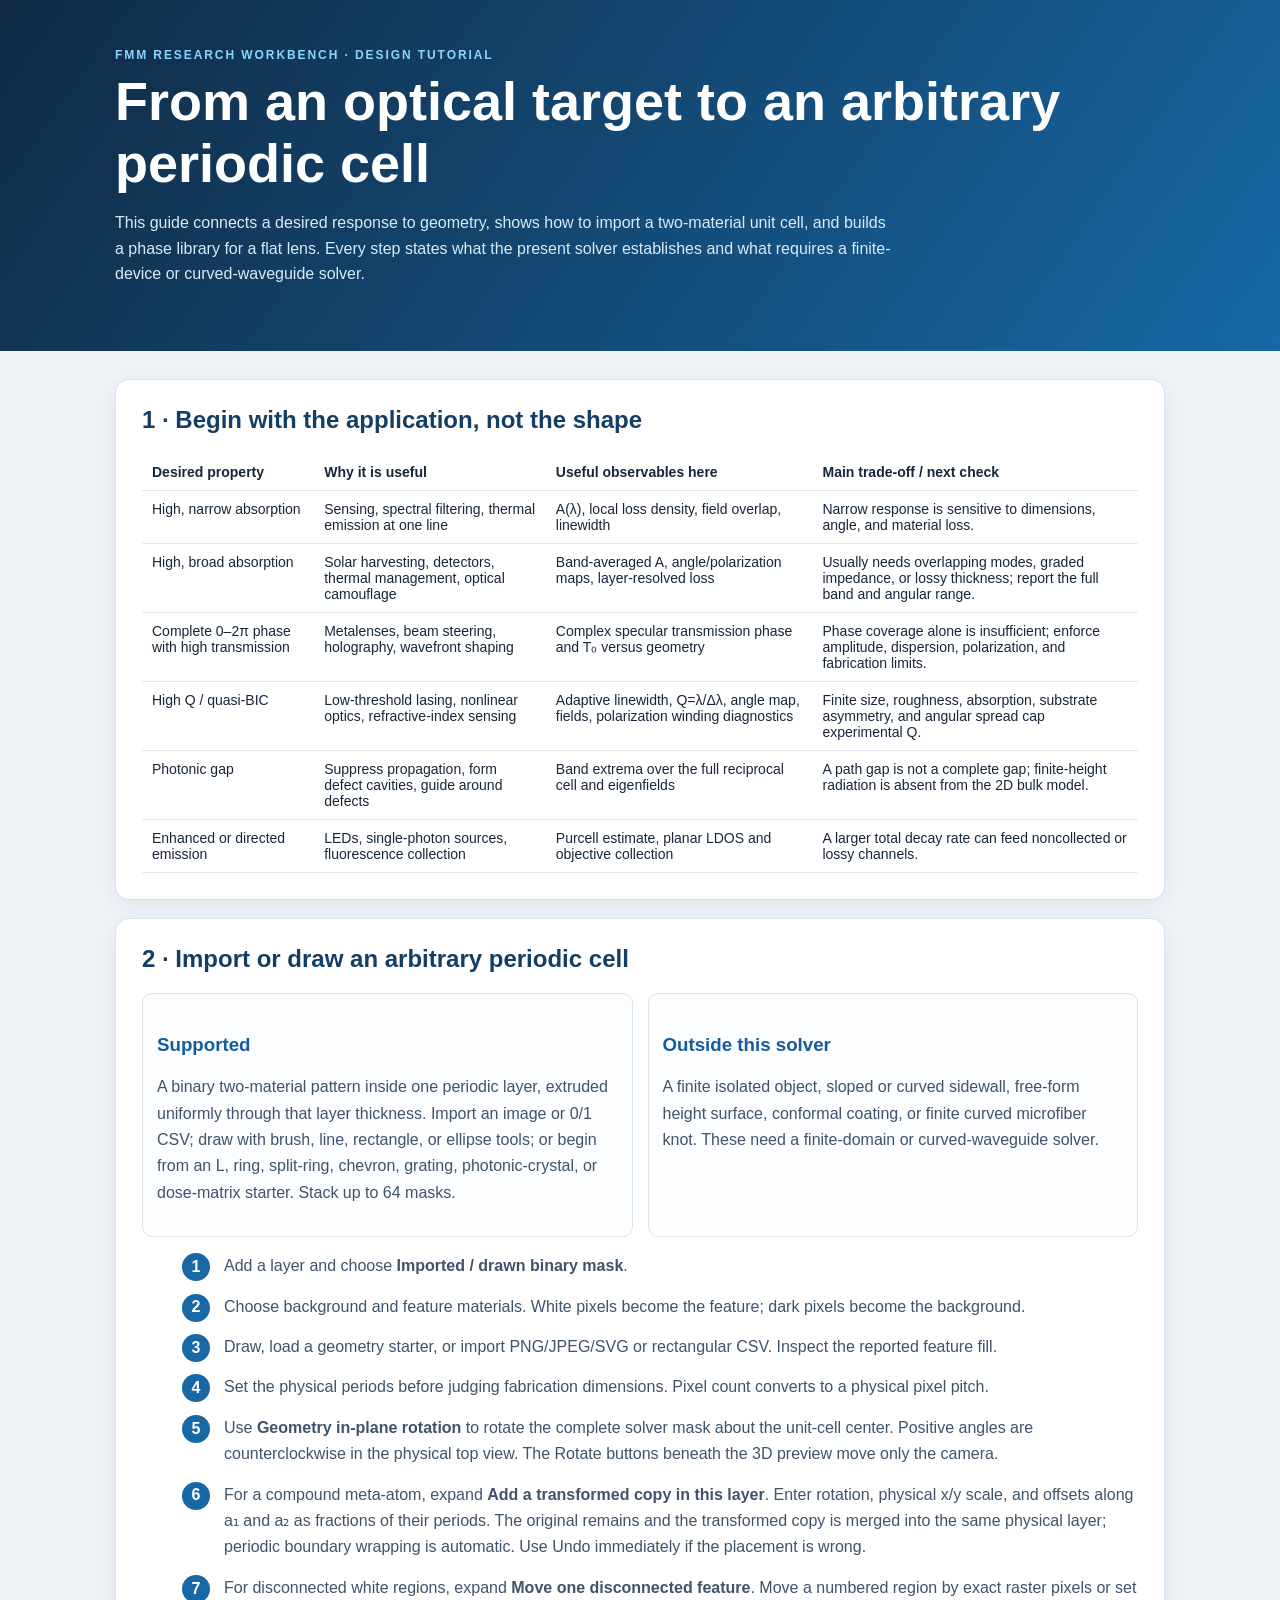
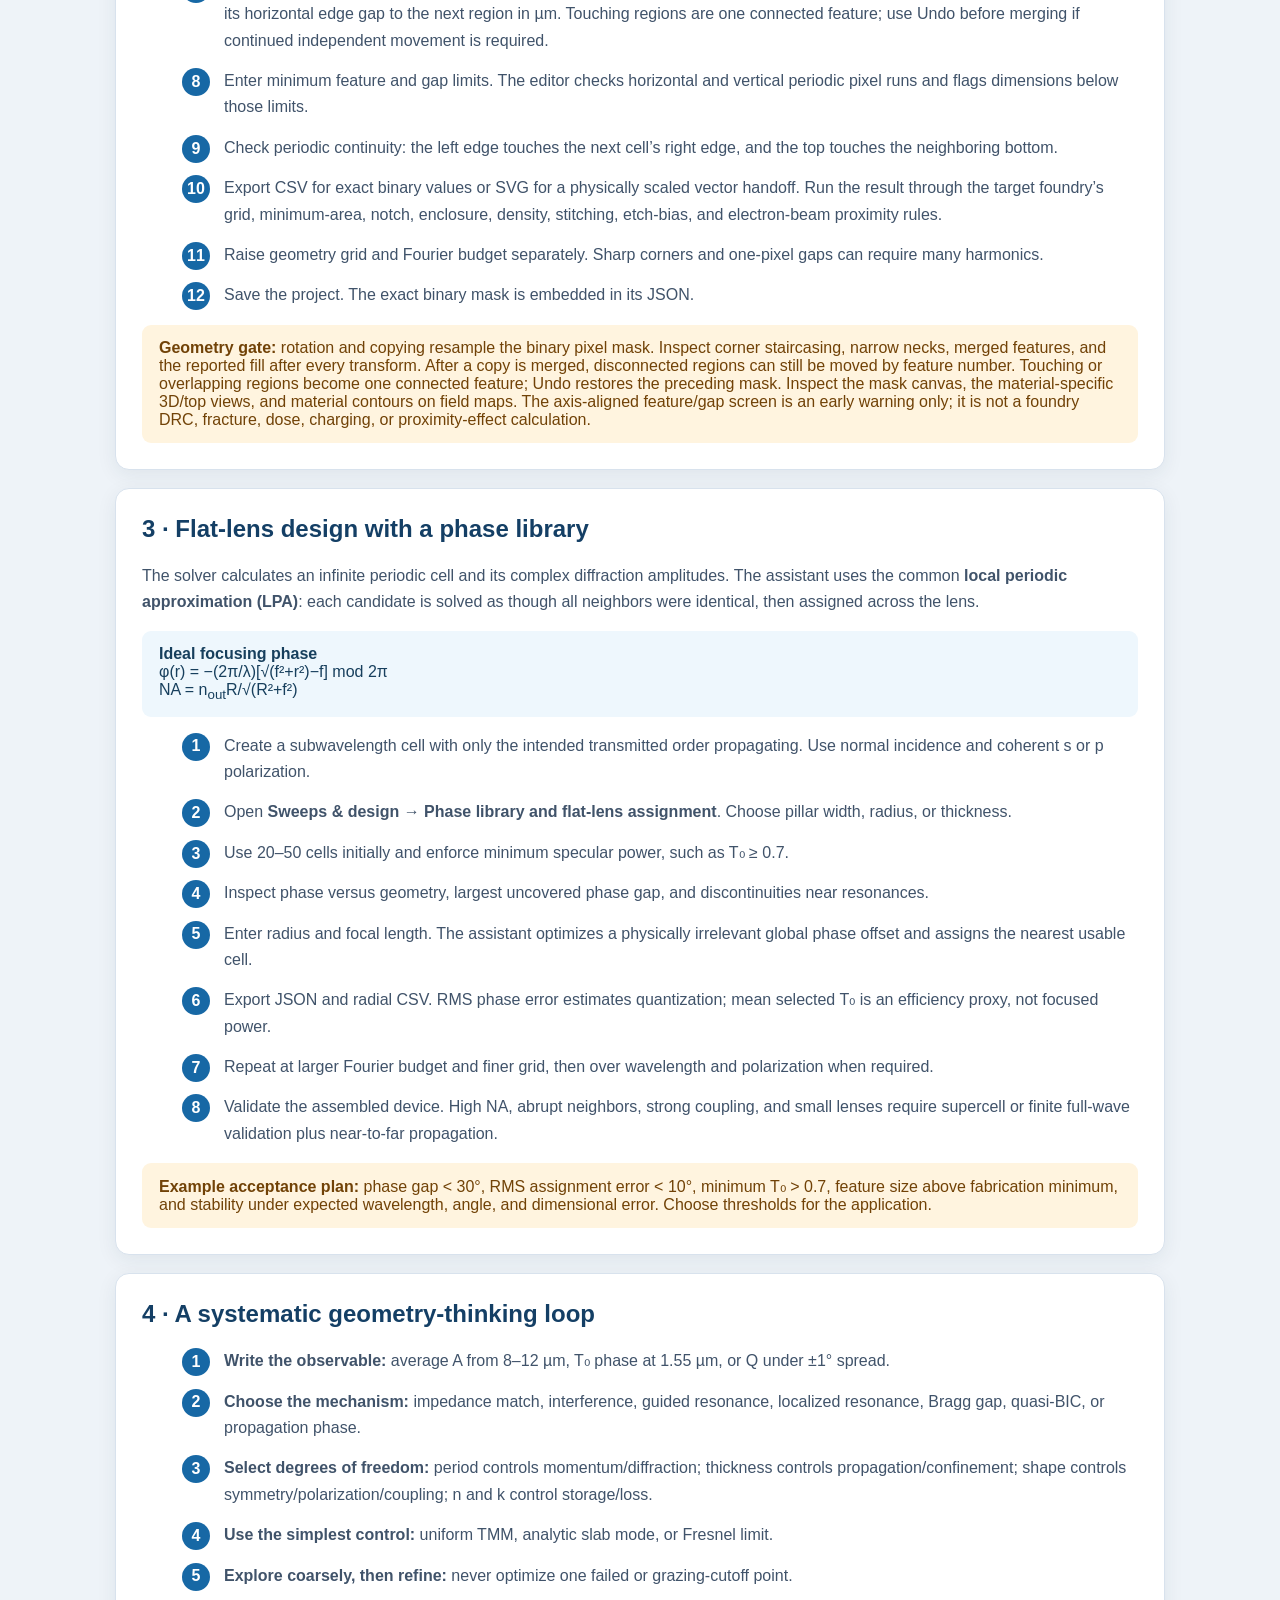
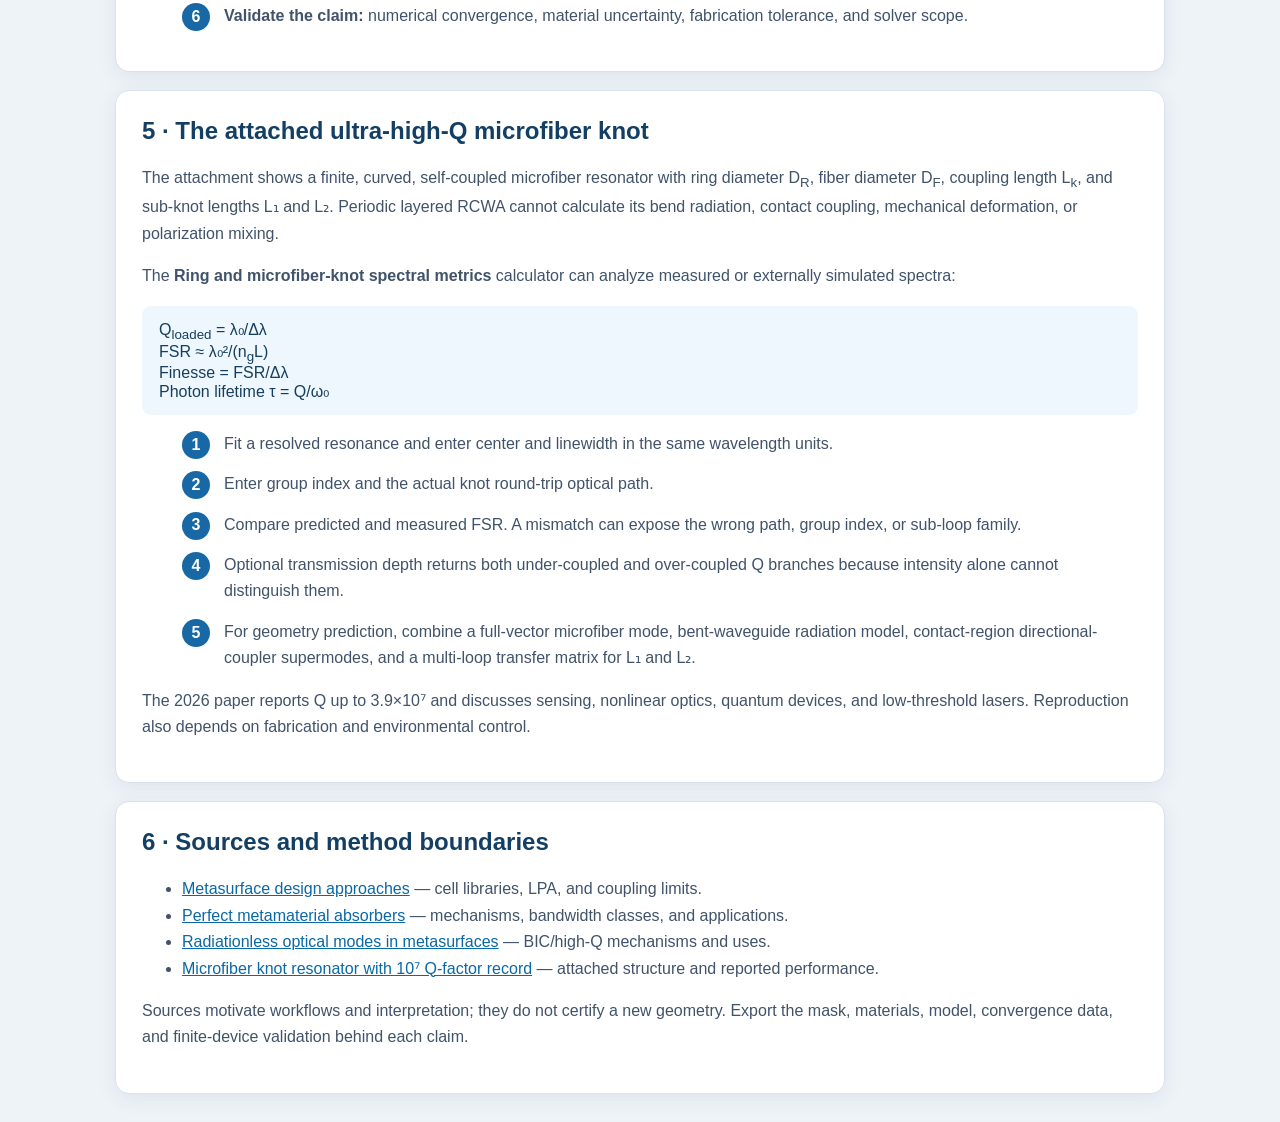
<file: METASURFACE_GUIDE.html>
<!doctype html><html lang="en"><meta charset="utf-8"><meta name="viewport" content="width=device-width,initial-scale=1"><title>From optical target to arbitrary periodic cell</title>
<style>:root{font-family:Inter,Segoe UI,Arial,sans-serif;color:#17263a;background:#eef3f8}body{margin:0}header{background:linear-gradient(125deg,#102a43,#1768a5);color:white;padding:48px max(22px,calc((100vw - 1050px)/2))}header h1{font-size:clamp(30px,5vw,54px);margin:8px 0}header p{max-width:780px;line-height:1.6;color:#d8ebfa}.eyebrow{text-transform:uppercase;letter-spacing:.16em;font-size:12px;font-weight:800;color:#8bd4ff}main{max-width:1050px;margin:28px auto;padding:0 20px}section{background:white;border:1px solid #d8e2ed;border-radius:14px;padding:26px;margin:18px 0;box-shadow:0 5px 20px #1b334813}h2{color:#143f65;margin-top:0}h3{color:#155c9c;margin-top:26px}p,li{line-height:1.65;color:#40536a}table{border-collapse:collapse;width:100%;font-size:14px}th,td{text-align:left;vertical-align:top;padding:10px;border-bottom:1px solid #e1e8f0}.formula,.gate{padding:14px 17px;border-radius:9px;background:#eef7fd;color:#173f5d}.gate{background:#fff4df;color:#714207}.steps{counter-reset:s}.steps>li{counter-increment:s;list-style:none;position:relative;padding-left:42px;margin:14px 0}.steps>li:before{content:counter(s);position:absolute;left:0;top:0;background:#1768a5;color:white;border-radius:50%;width:28px;height:28px;display:grid;place-items:center;font-weight:bold}.grid{display:grid;grid-template-columns:1fr 1fr;gap:15px}.grid>div{border:1px solid #dbe5ee;border-radius:10px;padding:14px;background:#fbfdff}a{color:#0968a5}@media(max-width:720px){.grid{grid-template-columns:1fr}section{padding:19px;overflow-x:auto}}</style>
<header><div class="eyebrow">FMM Research Workbench · design tutorial</div><h1>From an optical target to an arbitrary periodic cell</h1><p>This guide connects a desired response to geometry, shows how to import a two-material unit cell, and builds a phase library for a flat lens. Every step states what the present solver establishes and what requires a finite-device or curved-waveguide solver.</p></header><main>
<section><h2>1 · Begin with the application, not the shape</h2><table><tr><th>Desired property</th><th>Why it is useful</th><th>Useful observables here</th><th>Main trade-off / next check</th></tr>
<tr><td>High, narrow absorption</td><td>Sensing, spectral filtering, thermal emission at one line</td><td>A(λ), local loss density, field overlap, linewidth</td><td>Narrow response is sensitive to dimensions, angle, and material loss.</td></tr>
<tr><td>High, broad absorption</td><td>Solar harvesting, detectors, thermal management, optical camouflage</td><td>Band-averaged A, angle/polarization maps, layer-resolved loss</td><td>Usually needs overlapping modes, graded impedance, or lossy thickness; report the full band and angular range.</td></tr>
<tr><td>Complete 0–2π phase with high transmission</td><td>Metalenses, beam steering, holography, wavefront shaping</td><td>Complex specular transmission phase and T₀ versus geometry</td><td>Phase coverage alone is insufficient; enforce amplitude, dispersion, polarization, and fabrication limits.</td></tr>
<tr><td>High Q / quasi-BIC</td><td>Low-threshold lasing, nonlinear optics, refractive-index sensing</td><td>Adaptive linewidth, Q=λ/Δλ, angle map, fields, polarization winding diagnostics</td><td>Finite size, roughness, absorption, substrate asymmetry, and angular spread cap experimental Q.</td></tr>
<tr><td>Photonic gap</td><td>Suppress propagation, form defect cavities, guide around defects</td><td>Band extrema over the full reciprocal cell and eigenfields</td><td>A path gap is not a complete gap; finite-height radiation is absent from the 2D bulk model.</td></tr>
<tr><td>Enhanced or directed emission</td><td>LEDs, single-photon sources, fluorescence collection</td><td>Purcell estimate, planar LDOS and objective collection</td><td>A larger total decay rate can feed noncollected or lossy channels.</td></tr></table></section>
<section><h2>2 · Import or draw an arbitrary periodic cell</h2><div class="grid"><div><h3>Supported</h3><p>A binary two-material pattern inside one periodic layer, extruded uniformly through that layer thickness. Import an image or 0/1 CSV; draw with brush, line, rectangle, or ellipse tools; or begin from an L, ring, split-ring, chevron, grating, photonic-crystal, or dose-matrix starter. Stack up to 64 masks.</p></div><div><h3>Outside this solver</h3><p>A finite isolated object, sloped or curved sidewall, free-form height surface, conformal coating, or finite curved microfiber knot. These need a finite-domain or curved-waveguide solver.</p></div></div>
<ol class="steps"><li>Add a layer and choose <b>Imported / drawn binary mask</b>.</li><li>Choose background and feature materials. White pixels become the feature; dark pixels become the background.</li><li>Draw, load a geometry starter, or import PNG/JPEG/SVG or rectangular CSV. Inspect the reported feature fill.</li><li>Set the physical periods before judging fabrication dimensions. Pixel count converts to a physical pixel pitch.</li><li>Use <b>Geometry in-plane rotation</b> to rotate the complete solver mask about the unit-cell center. Positive angles are counterclockwise in the physical top view. The Rotate buttons beneath the 3D preview move only the camera.</li><li>For a compound meta-atom, expand <b>Add a transformed copy in this layer</b>. Enter rotation, physical x/y scale, and offsets along a₁ and a₂ as fractions of their periods. The original remains and the transformed copy is merged into the same physical layer; periodic boundary wrapping is automatic. Use Undo immediately if the placement is wrong.</li><li>For disconnected white regions, expand <b>Move one disconnected feature</b>. Move a numbered region by exact raster pixels or set its horizontal edge gap to the next region in µm. Touching regions are one connected feature; use Undo before merging if continued independent movement is required.</li><li>Enter minimum feature and gap limits. The editor checks horizontal and vertical periodic pixel runs and flags dimensions below those limits.</li><li>Check periodic continuity: the left edge touches the next cell’s right edge, and the top touches the neighboring bottom.</li><li>Export CSV for exact binary values or SVG for a physically scaled vector handoff. Run the result through the target foundry’s grid, minimum-area, notch, enclosure, density, stitching, etch-bias, and electron-beam proximity rules.</li><li>Raise geometry grid and Fourier budget separately. Sharp corners and one-pixel gaps can require many harmonics.</li><li>Save the project. The exact binary mask is embedded in its JSON.</li></ol><div class="gate"><b>Geometry gate:</b> rotation and copying resample the binary pixel mask. Inspect corner staircasing, narrow necks, merged features, and the reported fill after every transform. After a copy is merged, disconnected regions can still be moved by feature number. Touching or overlapping regions become one connected feature; Undo restores the preceding mask. Inspect the mask canvas, the material-specific 3D/top views, and material contours on field maps. The axis-aligned feature/gap screen is an early warning only; it is not a foundry DRC, fracture, dose, charging, or proximity-effect calculation.</div></section>
<section><h2>3 · Flat-lens design with a phase library</h2><p>The solver calculates an infinite periodic cell and its complex diffraction amplitudes. The assistant uses the common <b>local periodic approximation (LPA)</b>: each candidate is solved as though all neighbors were identical, then assigned across the lens.</p><div class="formula"><b>Ideal focusing phase</b><br>φ(r) = −(2π/λ)[√(f²+r²)−f] mod 2π<br>NA = n<sub>out</sub>R/√(R²+f²)</div>
<ol class="steps"><li>Create a subwavelength cell with only the intended transmitted order propagating. Use normal incidence and coherent s or p polarization.</li><li>Open <b>Sweeps &amp; design → Phase library and flat-lens assignment</b>. Choose pillar width, radius, or thickness.</li><li>Use 20–50 cells initially and enforce minimum specular power, such as T₀ ≥ 0.7.</li><li>Inspect phase versus geometry, largest uncovered phase gap, and discontinuities near resonances.</li><li>Enter radius and focal length. The assistant optimizes a physically irrelevant global phase offset and assigns the nearest usable cell.</li><li>Export JSON and radial CSV. RMS phase error estimates quantization; mean selected T₀ is an efficiency proxy, not focused power.</li><li>Repeat at larger Fourier budget and finer grid, then over wavelength and polarization when required.</li><li>Validate the assembled device. High NA, abrupt neighbors, strong coupling, and small lenses require supercell or finite full-wave validation plus near-to-far propagation.</li></ol><div class="gate"><b>Example acceptance plan:</b> phase gap &lt; 30°, RMS assignment error &lt; 10°, minimum T₀ &gt; 0.7, feature size above fabrication minimum, and stability under expected wavelength, angle, and dimensional error. Choose thresholds for the application.</div></section>
<section><h2>4 · A systematic geometry-thinking loop</h2><ol class="steps"><li><b>Write the observable:</b> average A from 8–12 µm, T₀ phase at 1.55 µm, or Q under ±1° spread.</li><li><b>Choose the mechanism:</b> impedance match, interference, guided resonance, localized resonance, Bragg gap, quasi-BIC, or propagation phase.</li><li><b>Select degrees of freedom:</b> period controls momentum/diffraction; thickness controls propagation/confinement; shape controls symmetry/polarization/coupling; n and k control storage/loss.</li><li><b>Use the simplest control:</b> uniform TMM, analytic slab mode, or Fresnel limit.</li><li><b>Explore coarsely, then refine:</b> never optimize one failed or grazing-cutoff point.</li><li><b>Validate the claim:</b> numerical convergence, material uncertainty, fabrication tolerance, and solver scope.</li></ol></section>
<section><h2>5 · The attached ultra-high-Q microfiber knot</h2><p>The attachment shows a finite, curved, self-coupled microfiber resonator with ring diameter D<sub>R</sub>, fiber diameter D<sub>F</sub>, coupling length L<sub>k</sub>, and sub-knot lengths L₁ and L₂. Periodic layered RCWA cannot calculate its bend radiation, contact coupling, mechanical deformation, or polarization mixing.</p><p>The <b>Ring and microfiber-knot spectral metrics</b> calculator can analyze measured or externally simulated spectra:</p><div class="formula">Q<sub>loaded</sub> = λ₀/Δλ<br>FSR ≈ λ₀²/(n<sub>g</sub>L)<br>Finesse = FSR/Δλ<br>Photon lifetime τ = Q/ω₀</div>
<ol class="steps"><li>Fit a resolved resonance and enter center and linewidth in the same wavelength units.</li><li>Enter group index and the actual knot round-trip optical path.</li><li>Compare predicted and measured FSR. A mismatch can expose the wrong path, group index, or sub-loop family.</li><li>Optional transmission depth returns both under-coupled and over-coupled Q branches because intensity alone cannot distinguish them.</li><li>For geometry prediction, combine a full-vector microfiber mode, bent-waveguide radiation model, contact-region directional-coupler supermodes, and a multi-loop transfer matrix for L₁ and L₂.</li></ol><p>The 2026 paper reports Q up to 3.9×10⁷ and discusses sensing, nonlinear optics, quantum devices, and low-threshold lasers. Reproduction also depends on fabrication and environmental control.</p></section>
<section><h2>6 · Sources and method boundaries</h2><ul><li><a href="https://www.nature.com/articles/s44310-024-00029-2">Metasurface design approaches</a> — cell libraries, LPA, and coupling limits.</li><li><a href="https://pubs.rsc.org/en/content/articlelanding/2023/cp/d3cp03346e">Perfect metamaterial absorbers</a> — mechanisms, bandwidth classes, and applications.</li><li><a href="https://pmc.ncbi.nlm.nih.gov/articles/PMC11329644/">Radiationless optical modes in metasurfaces</a> — BIC/high-Q mechanisms and uses.</li><li><a href="https://www.nature.com/articles/s41377-025-02124-1">Microfiber knot resonator with 10⁷ Q-factor record</a> — attached structure and reported performance.</li></ul><p>Sources motivate workflows and interpretation; they do not certify a new geometry. Export the mask, materials, model, convergence data, and finite-device validation behind each claim.</p></section>
</main></html>
</file>
